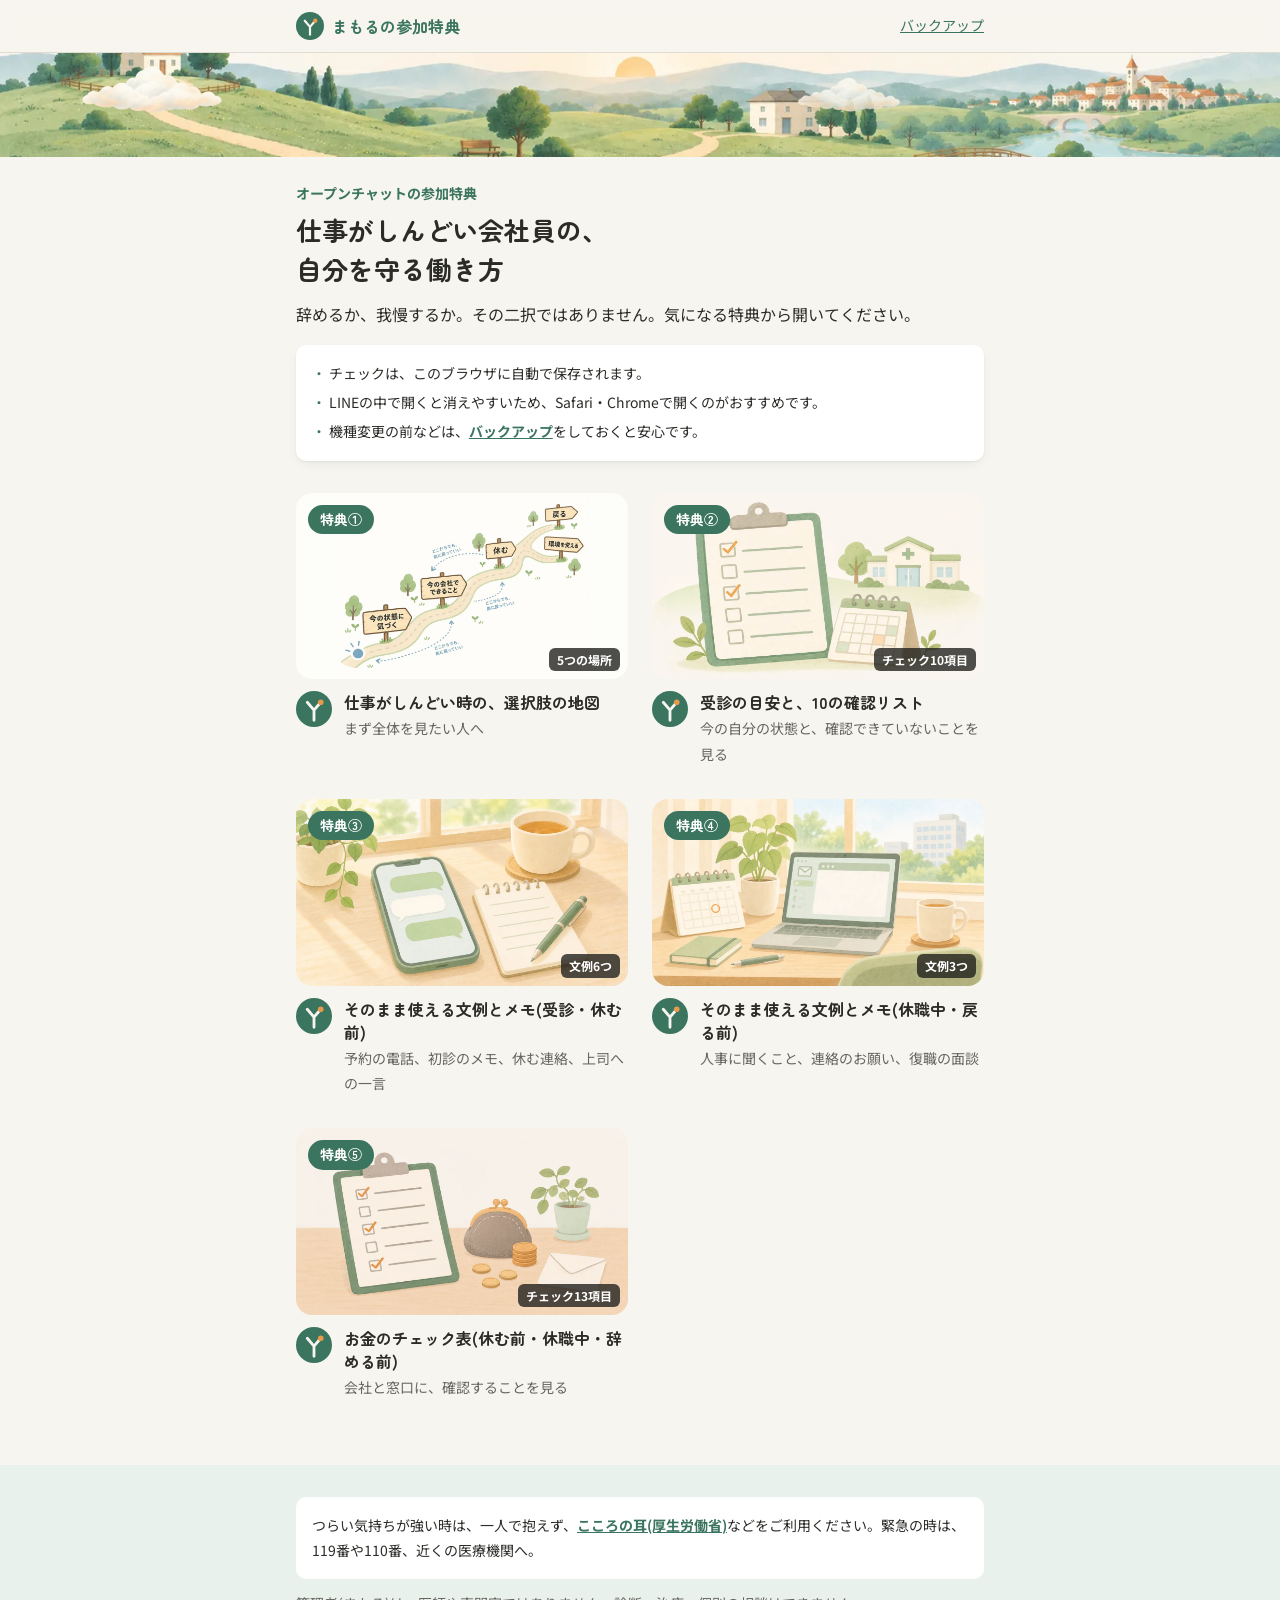
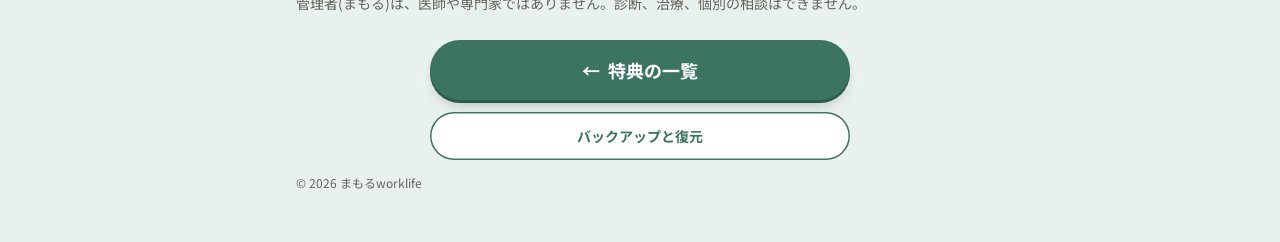
<file: index.html>
<!DOCTYPE html>
<html lang="ja">
<head>
<meta charset="UTF-8">
<meta name="viewport" content="width=device-width, initial-scale=1">
<meta name="robots" content="noindex, nofollow">
<title>まもるの参加特典 | 仕事がしんどい会社員の、自分を守る働き方</title>
<meta name="description" content="オープンチャット「仕事がしんどい会社員の、自分を守る働き方」の参加特典です。">
<!-- OGP:LINEでURLを貼った時のプレビュー。og:url と og:image は公開URL(https://mamoru-worklife.github.io/)の絶対URLにする -->
<meta property="og:type" content="website">
<meta property="og:title" content="まもるの参加特典">
<meta property="og:description" content="選択肢の地図、10の確認リスト、そのまま使える文例とメモ、お金のチェック表">
<meta property="og:url" content="https://mamoru-worklife.github.io/">
<meta property="og:image" content="https://mamoru-worklife.github.io/assets/img/ogp.jpg">
<link rel="icon" href="favicon.svg" type="image/svg+xml">
<link rel="preconnect" href="https://fonts.googleapis.com">
<link rel="preconnect" href="https://fonts.gstatic.com" crossorigin>
<link href="https://fonts.googleapis.com/css2?family=Noto+Sans+JP:wght@400;700&family=Zen+Maru+Gothic:wght@700&display=swap" rel="stylesheet">
<link rel="stylesheet" href="assets/css/tokens.css">
<link rel="stylesheet" href="assets/css/style.css">
<script>document.documentElement.classList.add("js");</script>
</head>
<body>

<header class="site-header">
  <div class="container site-header__inner">
    <a class="site-header__logo" href="index.html"><img src="favicon.svg" alt="" width="28" height="28">まもるの参加特典</a>
    <a class="site-header__link" href="backup.html">バックアップ</a>
  </div>
</header>

<main>
  <!-- ヘッダーのイラスト(背景+流れる雲。雲は CSS の cloud-drift で動く) -->
  <div class="hero hero--compact">
    <img class="hero__bg" src="assets/img/header/header-bg.webp" alt="分かれ道と地図のある、朝の景色" width="1536" height="512">
    <img class="hero__cloud hero__cloud--1" src="assets/img/header/header-cloud.webp" alt="" width="600" height="240">
    <img class="hero__cloud hero__cloud--2" src="assets/img/header/header-cloud.webp" alt="" width="600" height="240">
  </div>

  <div class="container">
    <p id="notice-storage" class="notice" hidden>このブラウザでは、チェックを保存できません。<a href="backup.html">バックアップ</a>の方法をご覧ください。</p>
    <p id="notice-line" class="notice" hidden>LINEの中で開いています。チェックを残すには、<a id="open-external" href="#">Safari・Chromeで開き直す</a>のがおすすめです。</p>

    <section class="intro">
      <p class="intro__label">オープンチャットの参加特典</p>
      <h1 class="intro__title">仕事がしんどい会社員の、<br>自分を守る働き方</h1>
      <p class="intro__lead">辞めるか、我慢するか。その二択ではありません。気になる特典から開いてください。</p>
      <ul class="intro__how">
        <li>チェックは、このブラウザに自動で保存されます。</li>
        <li>LINEの中で開くと消えやすいため、Safari・Chromeで開くのがおすすめです。</li>
        <li>機種変更の前などは、<a href="backup.html">バックアップ</a>をしておくと安心です。</li>
      </ul>
    </section>

    <!-- ===== 特典の一覧 =====
         特典を足す時は、下の <li class="thumb-card"> を1つコピーして、
         href・画像・番号・題名・補足を書き換える(README.md) -->
    <ul class="thumb-list">
      <li class="thumb-card anim">
        <a class="thumb-card__link" href="t01-map.html">
          <div class="thumb-card__media">
            <img src="assets/img/thumbs/t01.webp" alt="" width="1280" height="720" loading="lazy">
            <span class="thumb-card__no">特典①</span>
            <span class="thumb-card__badge">5つの場所</span>
          </div>
          <div class="thumb-card__body">
            <img class="thumb-card__icon" src="favicon.svg" alt="" width="36" height="36">
            <div>
              <h2 class="thumb-card__title">仕事がしんどい時の、選択肢の地図</h2>
              <p class="thumb-card__meta">まず全体を見たい人へ</p>
            </div>
          </div>
        </a>
      </li>
      <li class="thumb-card anim anim--delay1">
        <a class="thumb-card__link" href="t02-checklist.html">
          <div class="thumb-card__media">
            <img src="assets/img/thumbs/t02.webp" alt="" width="1280" height="720" loading="lazy">
            <span class="thumb-card__no">特典②</span>
            <span class="thumb-card__badge">チェック10項目</span>
          </div>
          <div class="thumb-card__body">
            <img class="thumb-card__icon" src="favicon.svg" alt="" width="36" height="36">
            <div>
              <h2 class="thumb-card__title">受診の目安と、10の確認リスト</h2>
              <p class="thumb-card__meta">今の自分の状態と、確認できていないことを見る</p>
            </div>
          </div>
        </a>
      </li>
      <li class="thumb-card anim">
        <a class="thumb-card__link" href="t03-bunrei-mae.html">
          <div class="thumb-card__media">
            <img src="assets/img/thumbs/t03.webp" alt="" width="1280" height="720" loading="lazy">
            <span class="thumb-card__no">特典③</span>
            <span class="thumb-card__badge">文例6つ</span>
          </div>
          <div class="thumb-card__body">
            <img class="thumb-card__icon" src="favicon.svg" alt="" width="36" height="36">
            <div>
              <h2 class="thumb-card__title">そのまま使える文例とメモ(受診・休む前)</h2>
              <p class="thumb-card__meta">予約の電話、初診のメモ、休む連絡、上司への一言</p>
            </div>
          </div>
        </a>
      </li>
      <li class="thumb-card anim anim--delay1">
        <a class="thumb-card__link" href="t04-bunrei-kyushoku.html">
          <div class="thumb-card__media">
            <img src="assets/img/thumbs/t04.webp" alt="" width="1280" height="720" loading="lazy">
            <span class="thumb-card__no">特典④</span>
            <span class="thumb-card__badge">文例3つ</span>
          </div>
          <div class="thumb-card__body">
            <img class="thumb-card__icon" src="favicon.svg" alt="" width="36" height="36">
            <div>
              <h2 class="thumb-card__title">そのまま使える文例とメモ(休職中・戻る前)</h2>
              <p class="thumb-card__meta">人事に聞くこと、連絡のお願い、復職の面談</p>
            </div>
          </div>
        </a>
      </li>
      <li class="thumb-card anim">
        <a class="thumb-card__link" href="t05-money.html">
          <div class="thumb-card__media">
            <img src="assets/img/thumbs/t05.webp" alt="" width="1280" height="720" loading="lazy">
            <span class="thumb-card__no">特典⑤</span>
            <span class="thumb-card__badge">チェック13項目</span>
          </div>
          <div class="thumb-card__body">
            <img class="thumb-card__icon" src="favicon.svg" alt="" width="36" height="36">
            <div>
              <h2 class="thumb-card__title">お金のチェック表(休む前・休職中・辞める前)</h2>
              <p class="thumb-card__meta">会社と窓口に、確認することを見る</p>
            </div>
          </div>
        </a>
      </li>
    </ul>
  </div>
</main>

<footer class="site-footer">
  <div class="container">
    <p class="site-footer__help">つらい気持ちが強い時は、一人で抱えず、<a href="https://kokoro.mhlw.go.jp/" target="_blank" rel="noopener">こころの耳(厚生労働省)</a>などをご利用ください。緊急の時は、119番や110番、近くの医療機関へ。</p>
    <p class="site-footer__note">管理者(まもる)は、医師や専門家ではありません。診断、治療、個別の相談はできません。</p>
    <nav class="site-footer__nav" aria-label="サイト内">
      <a href="index.html">特典の一覧</a>
      <a href="backup.html">バックアップと復元</a>
    </nav>
    <p class="site-footer__copy">© 2026 まもるworklife</p>
  </div>
</footer>

<script src="assets/js/main.js"></script>
</body>
</html>
</file>
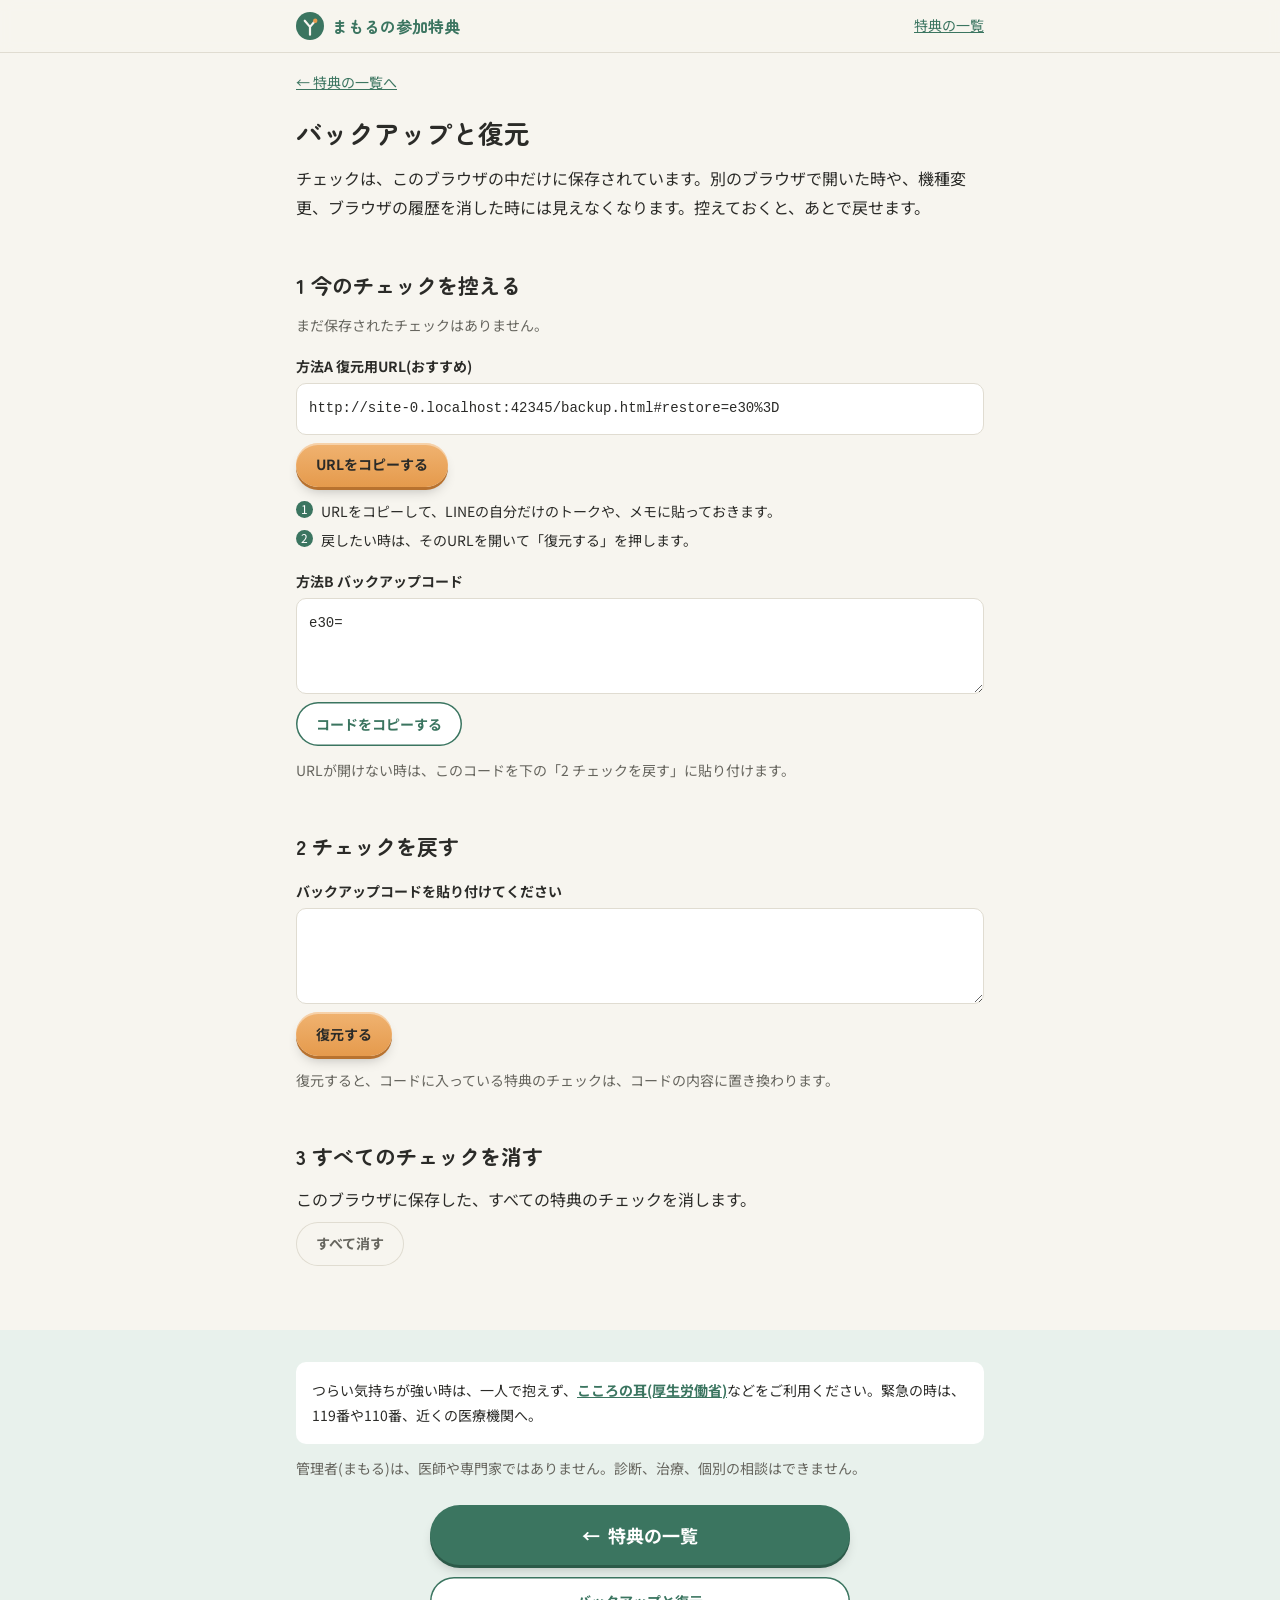
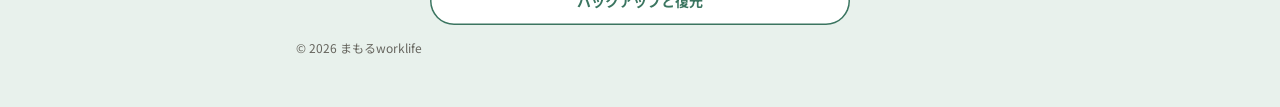
<file: backup.html>
<!DOCTYPE html>
<html lang="ja">
<head>
<meta charset="UTF-8">
<meta name="viewport" content="width=device-width, initial-scale=1">
<meta name="robots" content="noindex, nofollow">
<title>バックアップと復元 | まもるの参加特典</title>
<meta name="description" content="特典のチェックを控えておき、別のブラウザや機種変更の後に戻す方法です。">
<link rel="icon" href="favicon.svg" type="image/svg+xml">
<link rel="preconnect" href="https://fonts.googleapis.com">
<link rel="preconnect" href="https://fonts.gstatic.com" crossorigin>
<link href="https://fonts.googleapis.com/css2?family=Noto+Sans+JP:wght@400;700&family=Zen+Maru+Gothic:wght@700&display=swap" rel="stylesheet">
<link rel="stylesheet" href="assets/css/tokens.css">
<link rel="stylesheet" href="assets/css/style.css">
<script>document.documentElement.classList.add("js");</script>
</head>
<body>

<header class="site-header">
  <div class="container site-header__inner">
    <a class="site-header__logo" href="index.html"><img src="favicon.svg" alt="" width="28" height="28">まもるの参加特典</a>
    <a class="site-header__link" href="index.html">特典の一覧</a>
  </div>
</header>

<main class="container">
  <p id="notice-storage" class="notice" hidden>このブラウザでは、チェックを保存できません。Safari・Chromeの「プライベート」「シークレット」のモードでは保存できないことがあります。通常のモードで開いてください。</p>
  <p id="notice-line" class="notice" hidden>LINEの中で開いています。LINEの中とSafari・Chromeでは、チェックが別々に保存されます。<a id="open-external" href="#">Safari・Chromeで開き直す</a></p>

  <a class="back-link" href="index.html">← 特典の一覧へ</a>

  <div class="page-head">
    <h1 class="page-head__title">バックアップと復元</h1>
    <p class="page-head__lead">チェックは、このブラウザの中だけに保存されています。別のブラウザで開いた時や、機種変更、ブラウザの履歴を消した時には見えなくなります。控えておくと、あとで戻せます。</p>
  </div>

  <!-- ===== 1 控える ===== -->
  <section class="section">
    <h2 class="section__title">1 今のチェックを控える</h2>
    <p id="backup-empty" class="section__note" hidden>まだ保存されたチェックはありません。</p>

    <div class="field">
      <label class="field__label" for="backup-url">方法A 復元用URL(おすすめ)</label>
      <input class="field__input" id="backup-url" type="text" readonly>
      <div class="field__actions"><button class="btn btn--accent" type="button" data-copy="backup-url">URLをコピーする</button></div>
      <ol class="steps-howto">
        <li>URLをコピーして、LINEの自分だけのトークや、メモに貼っておきます。</li>
        <li>戻したい時は、そのURLを開いて「復元する」を押します。</li>
      </ol>
    </div>

    <div class="field">
      <label class="field__label" for="backup-code">方法B バックアップコード</label>
      <textarea class="field__input" id="backup-code" readonly></textarea>
      <div class="field__actions"><button class="btn btn--ghost" type="button" data-copy="backup-code">コードをコピーする</button></div>
      <p class="section__note">URLが開けない時は、このコードを下の「2 チェックを戻す」に貼り付けます。</p>
    </div>
  </section>

  <!-- ===== 2 戻す ===== -->
  <section class="section">
    <h2 class="section__title">2 チェックを戻す</h2>
    <div class="field">
      <label class="field__label" for="restore-input">バックアップコードを貼り付けてください</label>
      <textarea class="field__input" id="restore-input"></textarea>
      <div class="field__actions"><button class="btn btn--accent" type="button" id="restore-btn">復元する</button></div>
      <p id="restore-status" class="status" role="status" aria-live="polite"></p>
      <p class="section__note">復元すると、コードに入っている特典のチェックは、コードの内容に置き換わります。</p>
    </div>
  </section>

  <!-- ===== 3 消す ===== -->
  <section class="section">
    <h2 class="section__title">3 すべてのチェックを消す</h2>
    <p class="section__lead">このブラウザに保存した、すべての特典のチェックを消します。</p>
    <div class="field__actions"><button class="btn btn--quiet" type="button" id="clear-btn">すべて消す</button></div>
  </section>
</main>

<footer class="site-footer">
  <div class="container">
    <p class="site-footer__help">つらい気持ちが強い時は、一人で抱えず、<a href="https://kokoro.mhlw.go.jp/" target="_blank" rel="noopener">こころの耳(厚生労働省)</a>などをご利用ください。緊急の時は、119番や110番、近くの医療機関へ。</p>
    <p class="site-footer__note">管理者(まもる)は、医師や専門家ではありません。診断、治療、個別の相談はできません。</p>
    <nav class="site-footer__nav" aria-label="サイト内">
      <a href="index.html">特典の一覧</a>
      <a href="backup.html">バックアップと復元</a>
    </nav>
    <p class="site-footer__copy">© 2026 まもるworklife</p>
  </div>
</footer>

<script src="assets/js/main.js"></script>
</body>
</html>
</file>
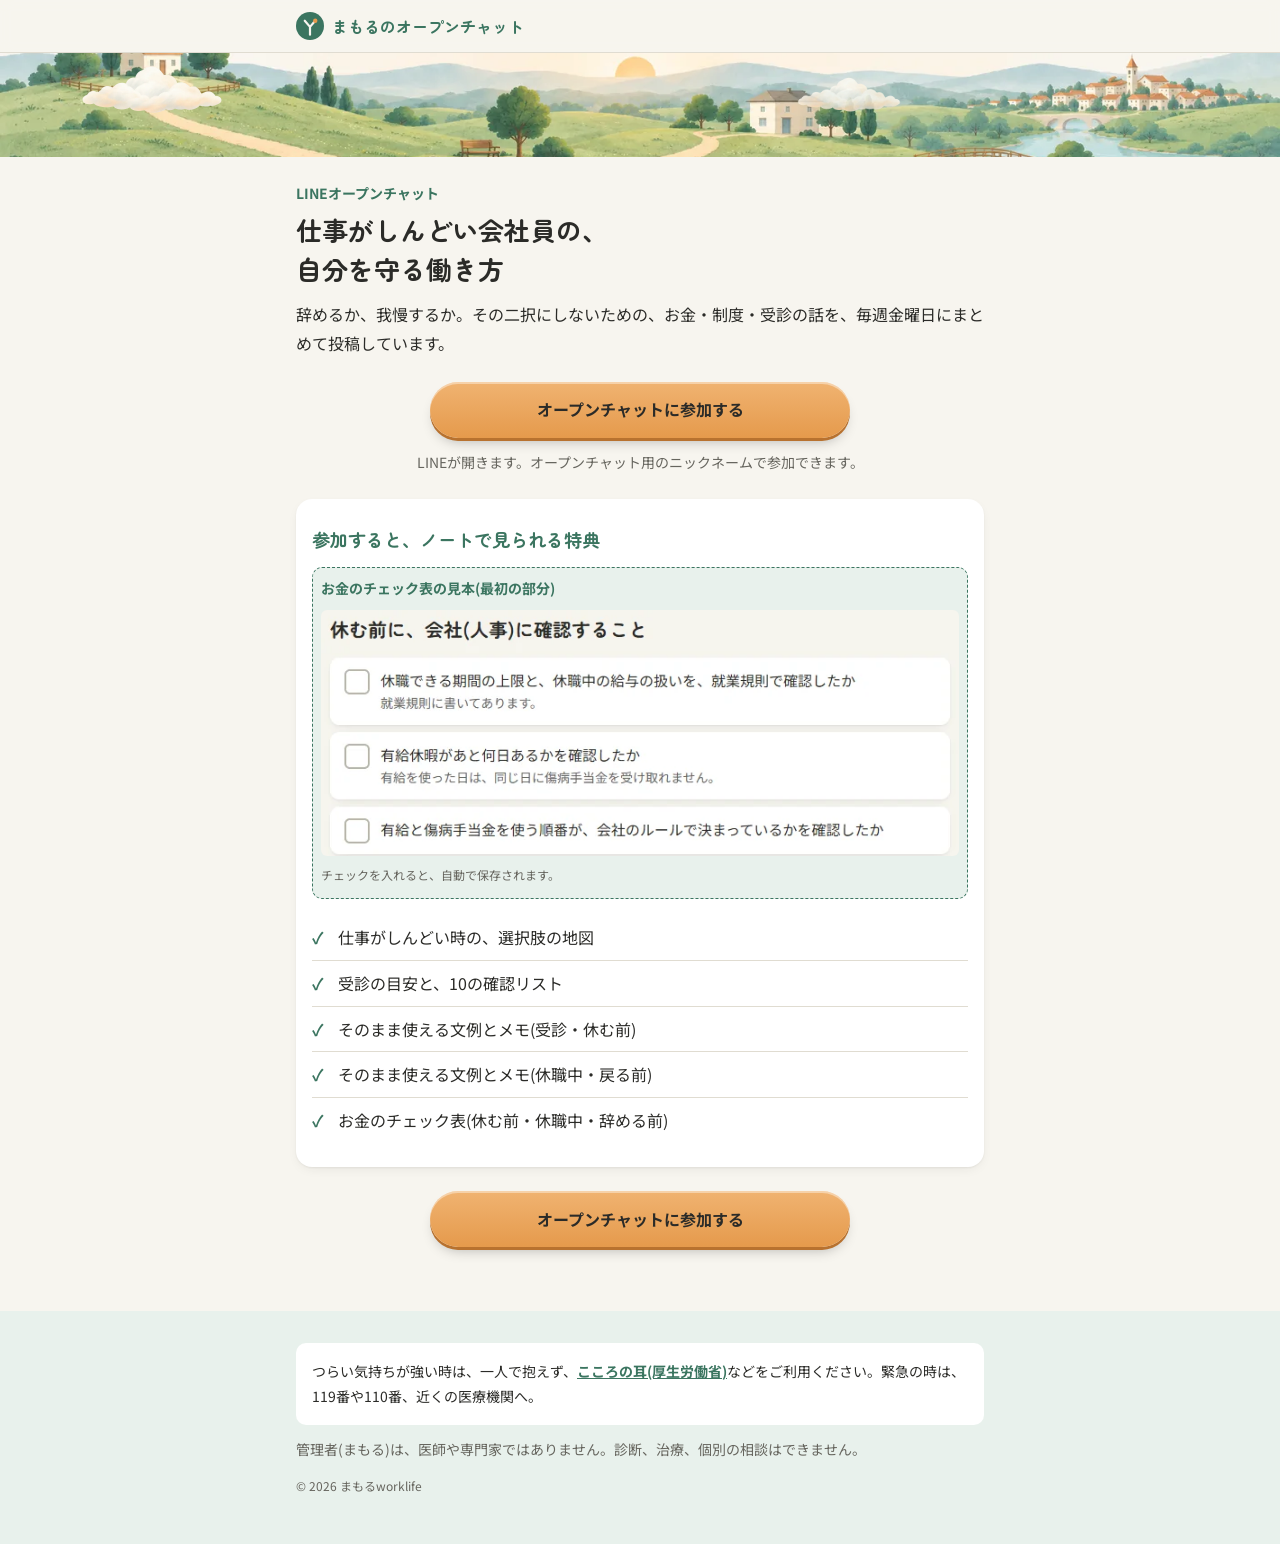
<file: join.html>
<!DOCTYPE html>
<html lang="ja">
<head>
<meta charset="UTF-8">
<meta name="viewport" content="width=device-width, initial-scale=1">
<meta name="robots" content="noindex, nofollow">
<title>まもるのオープンチャット | 仕事がしんどい会社員の、自分を守る働き方</title>
<meta name="description" content="オープンチャット「仕事がしんどい会社員の、自分を守る働き方」の入口です。">
<!-- Threadsのプロフィールのリンク用。ThreadsにLINEのURLを直接置けなかったため、このページからオープンチャットへ案内する(2026-10-30)。
     特典は参加した人だけが見られるように、このページから特典のページ(index.html・t01〜t05)へはリンクしない -->
<meta property="og:type" content="website">
<meta property="og:title" content="まもるのオープンチャット">
<meta property="og:description" content="仕事がしんどい会社員の、自分を守る働き方。毎週金曜日にまとめを投稿しています。">
<meta property="og:url" content="https://mamoru-worklife.github.io/join.html">
<meta property="og:image" content="https://mamoru-worklife.github.io/assets/img/ogp.jpg">
<link rel="icon" href="favicon.svg" type="image/svg+xml">
<link rel="preconnect" href="https://fonts.googleapis.com">
<link rel="preconnect" href="https://fonts.gstatic.com" crossorigin>
<link href="https://fonts.googleapis.com/css2?family=Noto+Sans+JP:wght@400;700&family=Zen+Maru+Gothic:wght@700&display=swap" rel="stylesheet">
<link rel="stylesheet" href="assets/css/tokens.css">
<link rel="stylesheet" href="assets/css/style.css">
<style>
  /* このページだけで使う部品 */
  .join-box {
    margin-top: var(--space-lg);
    padding: var(--space-lg) var(--space-md);
    background: var(--color-surface);
    border-radius: var(--radius-lg);
    box-shadow: var(--shadow-card);
  }
  .join-box__title {
    font-family: var(--font-heading);
    font-size: var(--fs-h3);
    color: var(--color-primary);
  }
  .join-list { margin-top: var(--space-sm); padding: 0; list-style: none; }
  .join-list li {
    position: relative;
    padding: var(--space-xs) 0 var(--space-xs) 1.6em;
    border-bottom: 1px solid var(--color-border);
  }
  .join-list li:last-child { border-bottom: 0; }
  .join-list li::before { content: "✓"; position: absolute; left: 0; color: var(--color-primary); font-weight: 700; }
  .join-cta { margin-top: var(--space-lg); text-align: center; }
  .join-cta .btn { width: 100%; max-width: 420px; min-height: 56px; font-size: var(--fs-body); }
  .join-cta__note { margin-top: var(--space-sm); font-size: var(--fs-small); color: var(--color-text-muted); }

  /* チェック表の見本(特典⑤の最初の3項目をそのまま載せる) */
  .join-box__body { display: grid; gap: var(--space-md); margin-top: var(--space-sm); }
  .join-box__body .join-list { margin-top: 0; }
  /* 見本の画像は文字が小さいので、PCでも横に並べず、横幅いっぱいで見せる */
  .join-sample {
    margin: 0;
    padding: var(--space-xs) var(--space-xs) var(--space-sm);
    border: 1.5px dashed var(--color-primary);
    border-radius: var(--radius-md);
    background: var(--color-primary-tint);
  }
  .join-sample__label { margin-bottom: var(--space-xs); font-size: var(--fs-small); font-weight: 700; color: var(--color-primary); }
  .join-sample img { display: block; width: 100%; height: auto; border-radius: var(--radius-sm); }
  .join-sample__note { margin-top: var(--space-xs); font-size: var(--fs-xs); color: var(--color-text-muted); }
</style>
</head>
<body>

<header class="site-header">
  <div class="container site-header__inner">
    <span class="site-header__logo"><img src="favicon.svg" alt="" width="28" height="28">まもるのオープンチャット</span>
  </div>
</header>

<main>
  <div class="hero hero--compact">
    <img class="hero__bg" src="assets/img/header/header-bg.webp" alt="分かれ道と地図のある、朝の景色" width="1536" height="512">
    <img class="hero__cloud hero__cloud--1" src="assets/img/header/header-cloud.webp" alt="" width="600" height="240">
    <img class="hero__cloud hero__cloud--2" src="assets/img/header/header-cloud.webp" alt="" width="600" height="240">
  </div>

  <div class="container">
    <section class="intro">
      <p class="intro__label">LINEオープンチャット</p>
      <h1 class="intro__title">仕事がしんどい会社員の、<br>自分を守る働き方</h1>
      <p class="intro__lead">辞めるか、我慢するか。その二択にしないための、お金・制度・受診の話を、毎週金曜日にまとめて投稿しています。</p>
    </section>

    <!-- 参加ボタンは、イラストと説明文のすぐ下(スマホ・PCとも、スクロールなしで見える位置) -->
    <div class="join-cta">
      <a class="btn btn--accent" href="https://line.me/ti/g2/p9dbXuPG43A7rv39Og2ne2KT_LGhQ14sMovf4Q?utm_source=invitation&amp;utm_medium=link_copy&amp;utm_campaign=default">オープンチャットに参加する</a>
      <p class="join-cta__note">LINEが開きます。オープンチャット用のニックネームで参加できます。</p>
    </div>

    <section class="join-box">
      <h2 class="join-box__title">参加すると、ノートで見られる特典</h2>
      <div class="join-box__body">
        <figure class="join-sample">
          <figcaption class="join-sample__label">お金のチェック表の見本(最初の部分)</figcaption>
          <img src="assets/img/join-sample.webp" alt="お金のチェック表の画面。「休む前に、会社(人事)に確認すること」の見出しと、チェックを入れる3つの項目が並んでいる" width="708" height="274" loading="eager">
          <p class="join-sample__note">チェックを入れると、自動で保存されます。</p>
        </figure>
        <ul class="join-list">
          <li>仕事がしんどい時の、選択肢の地図</li>
          <li>受診の目安と、10の確認リスト</li>
          <li>そのまま使える文例とメモ(受診・休む前)</li>
          <li>そのまま使える文例とメモ(休職中・戻る前)</li>
          <li>お金のチェック表(休む前・休職中・辞める前)</li>
        </ul>
      </div>
    </section>

    <div class="join-cta">
      <a class="btn btn--accent" href="https://line.me/ti/g2/p9dbXuPG43A7rv39Og2ne2KT_LGhQ14sMovf4Q?utm_source=invitation&amp;utm_medium=link_copy&amp;utm_campaign=default">オープンチャットに参加する</a>
    </div>
  </div>
</main>

<footer class="site-footer">
  <div class="container">
    <p class="site-footer__help">つらい気持ちが強い時は、一人で抱えず、<a href="https://kokoro.mhlw.go.jp/" target="_blank" rel="noopener">こころの耳(厚生労働省)</a>などをご利用ください。緊急の時は、119番や110番、近くの医療機関へ。</p>
    <p class="site-footer__note">管理者(まもる)は、医師や専門家ではありません。診断、治療、個別の相談はできません。</p>
    <p class="site-footer__copy">© 2026 まもるworklife</p>
  </div>
</footer>

</body>
</html>
</file>
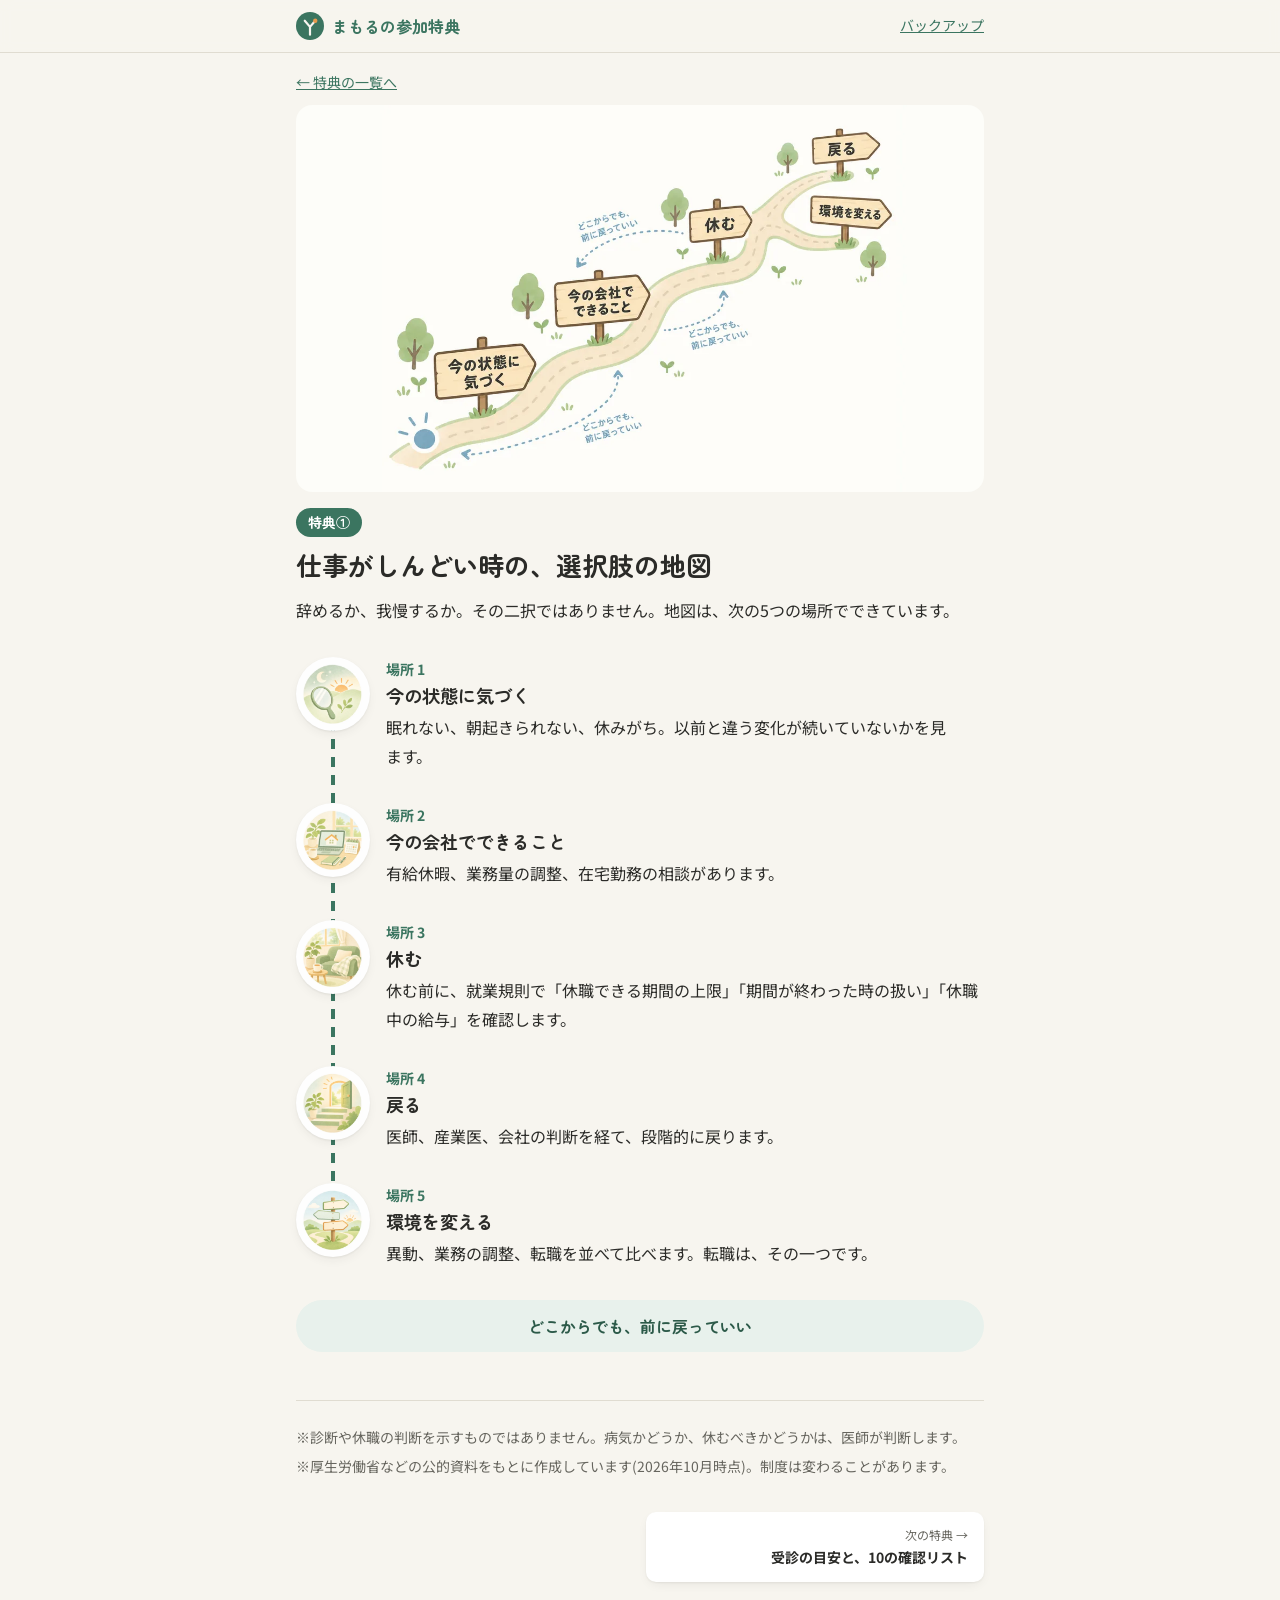
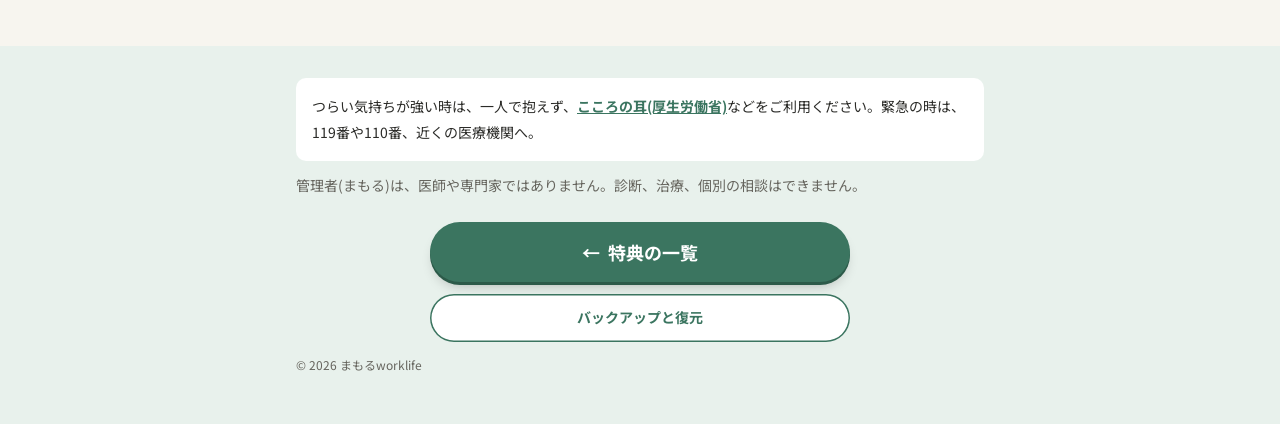
<file: t01-map.html>
<!DOCTYPE html>
<html lang="ja">
<head>
<meta charset="UTF-8">
<meta name="viewport" content="width=device-width, initial-scale=1">
<meta name="robots" content="noindex, nofollow">
<title>特典① 仕事がしんどい時の、選択肢の地図 | まもるの参加特典</title>
<meta name="description" content="辞めるか、我慢するか。その二択ではありません。5つの場所でできた、選択肢の地図です。">
<meta property="og:type" content="article">
<meta property="og:title" content="特典① 仕事がしんどい時の、選択肢の地図">
<meta property="og:url" content="https://mamoru-worklife.github.io/t01-map.html">
<meta property="og:image" content="https://mamoru-worklife.github.io/assets/img/ogp.jpg">
<link rel="icon" href="favicon.svg" type="image/svg+xml">
<link rel="preconnect" href="https://fonts.googleapis.com">
<link rel="preconnect" href="https://fonts.gstatic.com" crossorigin>
<link href="https://fonts.googleapis.com/css2?family=Noto+Sans+JP:wght@400;700&family=Zen+Maru+Gothic:wght@700&display=swap" rel="stylesheet">
<link rel="stylesheet" href="assets/css/tokens.css">
<link rel="stylesheet" href="assets/css/style.css">
<script>document.documentElement.classList.add("js");</script>
</head>
<body data-tokuten="t01">

<header class="site-header">
  <div class="container site-header__inner">
    <a class="site-header__logo" href="index.html"><img src="favicon.svg" alt="" width="28" height="28">まもるの参加特典</a>
    <a class="site-header__link" href="backup.html">バックアップ</a>
  </div>
</header>

<main class="container">
  <p id="notice-storage" class="notice" hidden>このブラウザでは、チェックを保存できません。<a href="backup.html">バックアップ</a>の方法をご覧ください。</p>
  <p id="notice-line" class="notice" hidden>LINEの中で開いています。チェックを残すには、<a id="open-external" href="#">Safari・Chromeで開き直す</a>のがおすすめです。</p>

  <a class="back-link" href="index.html">← 特典の一覧へ</a>

  <div class="page-head">
    <div class="page-head__media"><img src="assets/img/thumbs/t01.webp" alt="" width="1280" height="720"></div>
    <span class="page-head__no">特典①</span>
    <h1 class="page-head__title">仕事がしんどい時の、選択肢の地図</h1>
    <p class="page-head__lead">辞めるか、我慢するか。その二択ではありません。地図は、次の5つの場所でできています。</p>
  </div>

  <!-- 5つの場所。道の線は CSS(.map-steps::before)で上から伸びる -->
  <ol class="map-steps anim">
    <li class="map-step">
      <img class="map-step__icon" src="assets/img/t01/step1.webp" alt="" width="512" height="512" loading="lazy">
      <div>
        <p class="map-step__no">場所 1</p>
        <h2 class="map-step__title">今の状態に気づく</h2>
        <p class="map-step__text">眠れない、朝起きられない、休みがち。以前と違う変化が続いていないかを見ます。</p>
      </div>
    </li>
    <li class="map-step">
      <img class="map-step__icon" src="assets/img/t01/step2.webp" alt="" width="512" height="512" loading="lazy">
      <div>
        <p class="map-step__no">場所 2</p>
        <h2 class="map-step__title">今の会社でできること</h2>
        <p class="map-step__text">有給休暇、業務量の調整、在宅勤務の相談があります。</p>
      </div>
    </li>
    <li class="map-step">
      <img class="map-step__icon" src="assets/img/t01/step3.webp" alt="" width="512" height="512" loading="lazy">
      <div>
        <p class="map-step__no">場所 3</p>
        <h2 class="map-step__title">休む</h2>
        <p class="map-step__text">休む前に、就業規則で「休職できる期間の上限」「期間が終わった時の扱い」「休職中の給与」を確認します。</p>
      </div>
    </li>
    <li class="map-step">
      <img class="map-step__icon" src="assets/img/t01/step4.webp" alt="" width="512" height="512" loading="lazy">
      <div>
        <p class="map-step__no">場所 4</p>
        <h2 class="map-step__title">戻る</h2>
        <p class="map-step__text">医師、産業医、会社の判断を経て、段階的に戻ります。</p>
      </div>
    </li>
    <li class="map-step">
      <img class="map-step__icon" src="assets/img/t01/step5.webp" alt="" width="512" height="512" loading="lazy">
      <div>
        <p class="map-step__no">場所 5</p>
        <h2 class="map-step__title">環境を変える</h2>
        <p class="map-step__text">異動、業務の調整、転職を並べて比べます。転職は、その一つです。</p>
      </div>
    </li>
  </ol>

  <p class="map-note anim">どこからでも、前に戻っていい</p>

  <div class="disclaimer">
    <p>※診断や休職の判断を示すものではありません。病気かどうか、休むべきかどうかは、医師が判断します。</p>
    <p>※厚生労働省などの公的資料をもとに作成しています(2026年10月時点)。制度は変わることがあります。</p>
  </div>

  <nav class="pager" aria-label="特典の移動">
    <a class="pager__next" href="t02-checklist.html"><span>次の特典 →</span>受診の目安と、10の確認リスト</a>
  </nav>
</main>

<footer class="site-footer">
  <div class="container">
    <p class="site-footer__help">つらい気持ちが強い時は、一人で抱えず、<a href="https://kokoro.mhlw.go.jp/" target="_blank" rel="noopener">こころの耳(厚生労働省)</a>などをご利用ください。緊急の時は、119番や110番、近くの医療機関へ。</p>
    <p class="site-footer__note">管理者(まもる)は、医師や専門家ではありません。診断、治療、個別の相談はできません。</p>
    <nav class="site-footer__nav" aria-label="サイト内">
      <a href="index.html">特典の一覧</a>
      <a href="backup.html">バックアップと復元</a>
    </nav>
    <p class="site-footer__copy">© 2026 まもるworklife</p>
  </div>
</footer>

<script src="assets/js/main.js"></script>
</body>
</html>
</file>
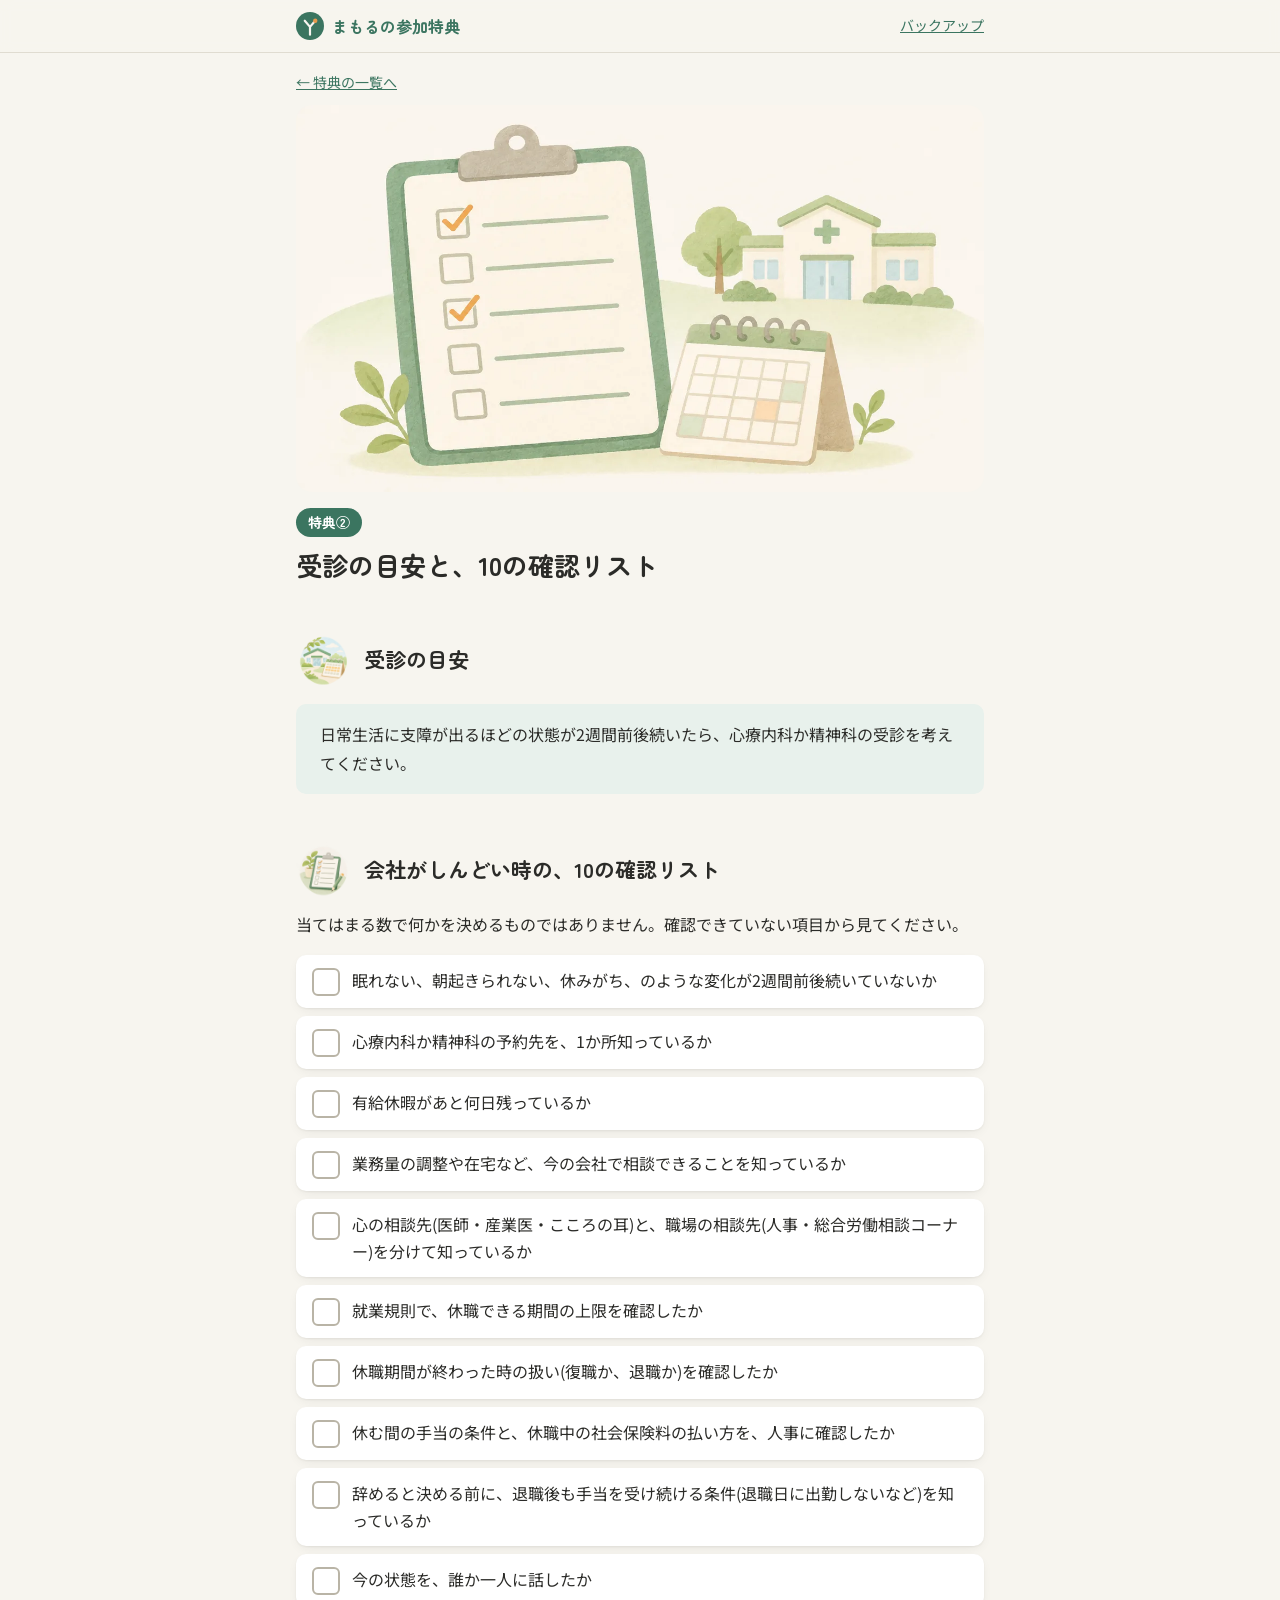
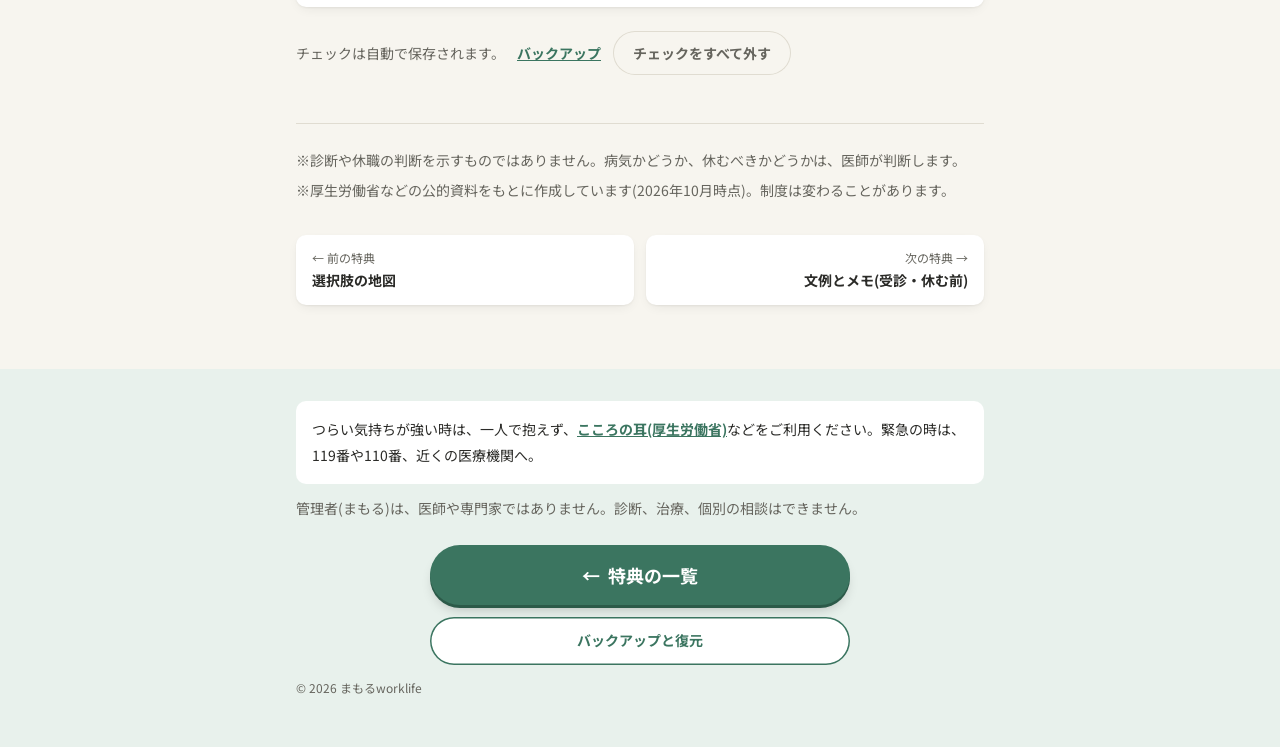
<file: t02-checklist.html>
<!DOCTYPE html>
<html lang="ja">
<head>
<meta charset="UTF-8">
<meta name="viewport" content="width=device-width, initial-scale=1">
<meta name="robots" content="noindex, nofollow">
<title>特典② 受診の目安と、10の確認リスト | まもるの参加特典</title>
<meta name="description" content="受診の目安と、会社がしんどい時の10の確認リストです。チェックは自動で保存されます。">
<meta property="og:type" content="article">
<meta property="og:title" content="特典② 受診の目安と、10の確認リスト">
<meta property="og:url" content="https://mamoru-worklife.github.io/t02-checklist.html">
<meta property="og:image" content="https://mamoru-worklife.github.io/assets/img/ogp.jpg">
<link rel="icon" href="favicon.svg" type="image/svg+xml">
<link rel="preconnect" href="https://fonts.googleapis.com">
<link rel="preconnect" href="https://fonts.gstatic.com" crossorigin>
<link href="https://fonts.googleapis.com/css2?family=Noto+Sans+JP:wght@400;700&family=Zen+Maru+Gothic:wght@700&display=swap" rel="stylesheet">
<link rel="stylesheet" href="assets/css/tokens.css">
<link rel="stylesheet" href="assets/css/style.css">
<script>document.documentElement.classList.add("js");</script>
</head>
<!-- data-tokuten は保存の名前。ページごとに変える(t02 なら mamoru:t02:v1 に保存される) -->
<body data-tokuten="t02">

<header class="site-header">
  <div class="container site-header__inner">
    <a class="site-header__logo" href="index.html"><img src="favicon.svg" alt="" width="28" height="28">まもるの参加特典</a>
    <a class="site-header__link" href="backup.html">バックアップ</a>
  </div>
</header>

<main class="container">
  <p id="notice-storage" class="notice" hidden>このブラウザでは、チェックを保存できません。<a href="backup.html">バックアップ</a>の方法をご覧ください。</p>
  <p id="notice-line" class="notice" hidden>LINEの中で開いています。チェックを残すには、<a id="open-external" href="#">Safari・Chromeで開き直す</a>のがおすすめです。</p>

  <a class="back-link" href="index.html">← 特典の一覧へ</a>

  <div class="page-head">
    <div class="page-head__media"><img src="assets/img/thumbs/t02.webp" alt="" width="1280" height="720"></div>
    <span class="page-head__no">特典②</span>
    <h1 class="page-head__title">受診の目安と、10の確認リスト</h1>
  </div>

  <section class="section">
    <h2 class="section__title"><img class="section__icon float" src="assets/img/t02/clinic.webp" alt="" width="512" height="512" loading="lazy">受診の目安</h2>
    <div class="box anim">
      <p>日常生活に支障が出るほどの状態が2週間前後続いたら、心療内科か精神科の受診を考えてください。</p>
    </div>
  </section>

  <section class="section">
    <h2 class="section__title"><img class="section__icon float" src="assets/img/t02/board.webp" alt="" width="512" height="512" loading="lazy">会社がしんどい時の、10の確認リスト</h2>
    <p class="section__lead">当てはまる数で何かを決めるものではありません。確認できていない項目から見てください。</p>

    <!-- 項目を足す時は <li> を1つコピーし、data-check に他と重ならない半角英数字の名前を付ける。
         名前で保存しているので、途中に足しても、既存のチェックはずれない -->
    <ul class="checklist">
      <li><label class="check"><input class="check__box" type="checkbox" data-check="change-2weeks"><span class="check__text">眠れない、朝起きられない、休みがち、のような変化が2週間前後続いていないか</span></label></li>
      <li><label class="check"><input class="check__box" type="checkbox" data-check="clinic"><span class="check__text">心療内科か精神科の予約先を、1か所知っているか</span></label></li>
      <li><label class="check"><input class="check__box" type="checkbox" data-check="paid-leave"><span class="check__text">有給休暇があと何日残っているか</span></label></li>
      <li><label class="check"><input class="check__box" type="checkbox" data-check="consult-company"><span class="check__text">業務量の調整や在宅など、今の会社で相談できることを知っているか</span></label></li>
      <li><label class="check"><input class="check__box" type="checkbox" data-check="consult-places"><span class="check__text">心の相談先(医師・産業医・こころの耳)と、職場の相談先(人事・総合労働相談コーナー)を分けて知っているか</span></label></li>
      <li><label class="check"><input class="check__box" type="checkbox" data-check="leave-limit"><span class="check__text">就業規則で、休職できる期間の上限を確認したか</span></label></li>
      <li><label class="check"><input class="check__box" type="checkbox" data-check="leave-end"><span class="check__text">休職期間が終わった時の扱い(復職か、退職か)を確認したか</span></label></li>
      <li><label class="check"><input class="check__box" type="checkbox" data-check="allowance-insurance"><span class="check__text">休む間の手当の条件と、休職中の社会保険料の払い方を、人事に確認したか</span></label></li>
      <li><label class="check"><input class="check__box" type="checkbox" data-check="after-retire"><span class="check__text">辞めると決める前に、退職後も手当を受け続ける条件(退職日に出勤しないなど)を知っているか</span></label></li>
      <li><label class="check"><input class="check__box" type="checkbox" data-check="talk-someone"><span class="check__text">今の状態を、誰か一人に話したか</span></label></li>
    </ul>

    <div class="save-tools">
      <span>チェックは自動で保存されます。</span>
      <a href="backup.html">バックアップ</a>
      <button class="btn btn--quiet" type="button" data-reset>チェックをすべて外す</button>
    </div>
  </section>

  <div class="disclaimer">
    <p>※診断や休職の判断を示すものではありません。病気かどうか、休むべきかどうかは、医師が判断します。</p>
    <p>※厚生労働省などの公的資料をもとに作成しています(2026年10月時点)。制度は変わることがあります。</p>
  </div>

  <nav class="pager" aria-label="特典の移動">
    <a href="t01-map.html"><span>← 前の特典</span>選択肢の地図</a>
    <a class="pager__next" href="t03-bunrei-mae.html"><span>次の特典 →</span>文例とメモ(受診・休む前)</a>
  </nav>
</main>

<footer class="site-footer">
  <div class="container">
    <p class="site-footer__help">つらい気持ちが強い時は、一人で抱えず、<a href="https://kokoro.mhlw.go.jp/" target="_blank" rel="noopener">こころの耳(厚生労働省)</a>などをご利用ください。緊急の時は、119番や110番、近くの医療機関へ。</p>
    <p class="site-footer__note">管理者(まもる)は、医師や専門家ではありません。診断、治療、個別の相談はできません。</p>
    <nav class="site-footer__nav" aria-label="サイト内">
      <a href="index.html">特典の一覧</a>
      <a href="backup.html">バックアップと復元</a>
    </nav>
    <p class="site-footer__copy">© 2026 まもるworklife</p>
  </div>
</footer>

<script src="assets/js/main.js"></script>
</body>
</html>
</file>
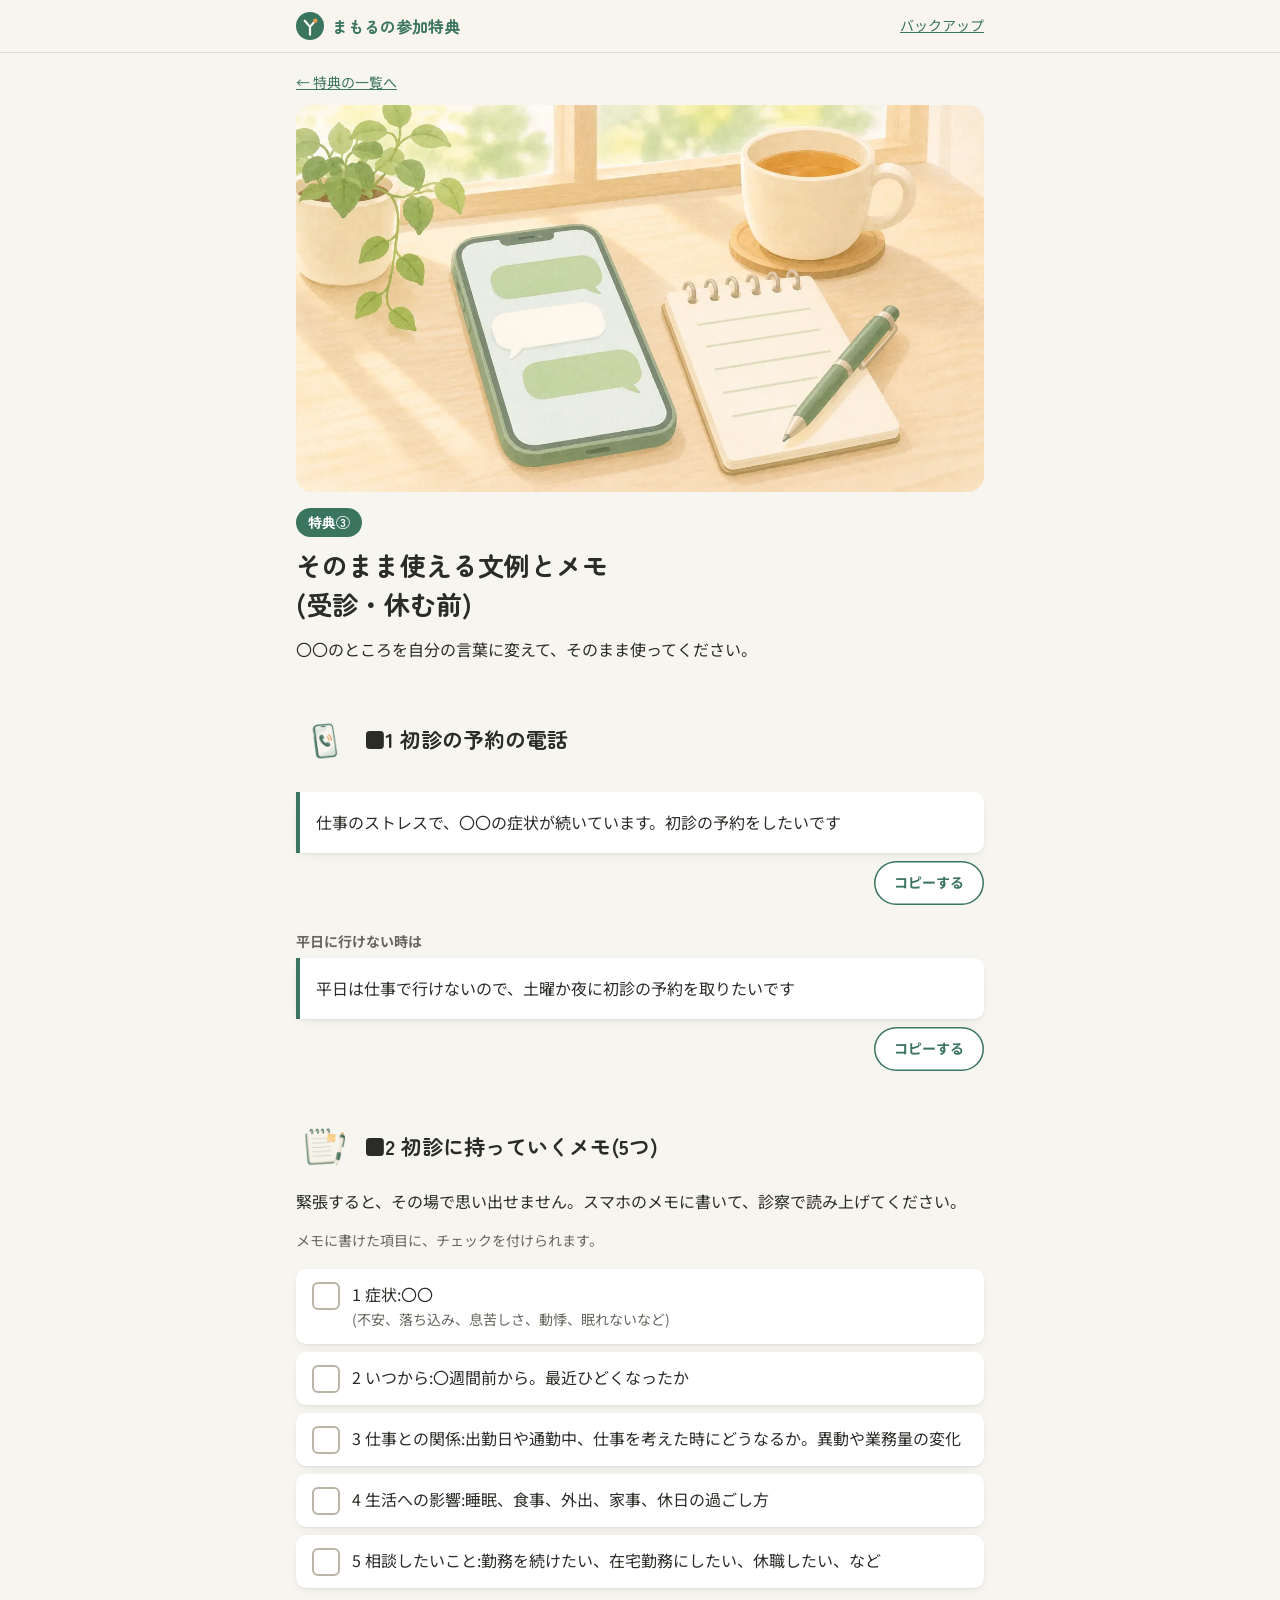
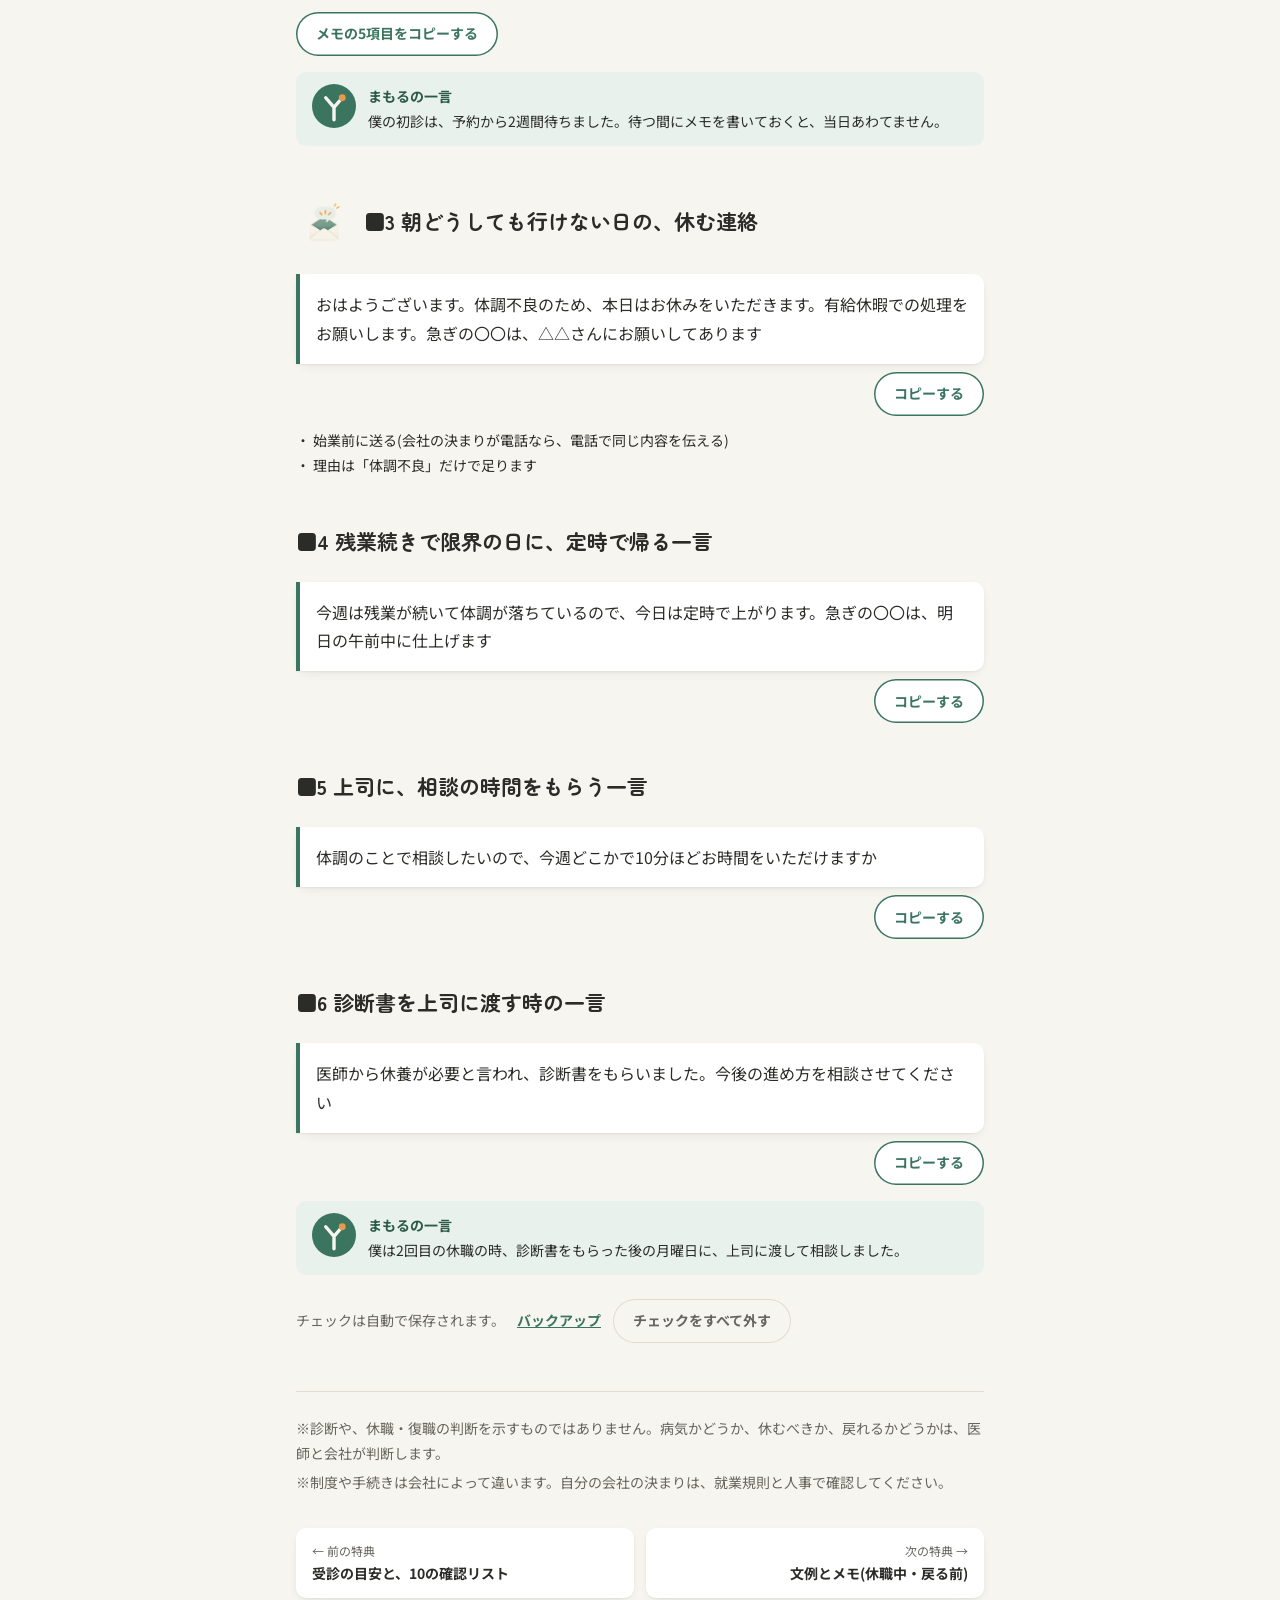
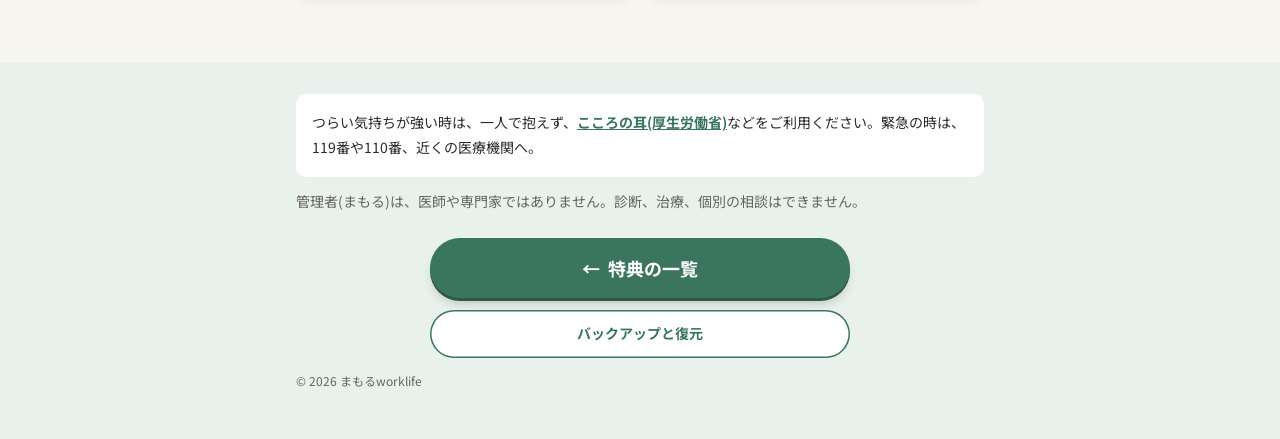
<file: t03-bunrei-mae.html>
<!DOCTYPE html>
<html lang="ja">
<head>
<meta charset="UTF-8">
<meta name="viewport" content="width=device-width, initial-scale=1">
<meta name="robots" content="noindex, nofollow">
<title>特典③ そのまま使える文例とメモ(受診・休む前) | まもるの参加特典</title>
<meta name="description" content="初診の予約の電話、初診に持っていくメモ、休む連絡、上司への一言。そのまま使える文例です。">
<meta property="og:type" content="article">
<meta property="og:title" content="特典③ そのまま使える文例とメモ(受診・休む前)">
<meta property="og:url" content="https://mamoru-worklife.github.io/t03-bunrei-mae.html">
<meta property="og:image" content="https://mamoru-worklife.github.io/assets/img/ogp.jpg">
<link rel="icon" href="favicon.svg" type="image/svg+xml">
<link rel="preconnect" href="https://fonts.googleapis.com">
<link rel="preconnect" href="https://fonts.gstatic.com" crossorigin>
<link href="https://fonts.googleapis.com/css2?family=Noto+Sans+JP:wght@400;700&family=Zen+Maru+Gothic:wght@700&display=swap" rel="stylesheet">
<link rel="stylesheet" href="assets/css/tokens.css">
<link rel="stylesheet" href="assets/css/style.css">
<script>document.documentElement.classList.add("js");</script>
</head>
<body data-tokuten="t03">

<header class="site-header">
  <div class="container site-header__inner">
    <a class="site-header__logo" href="index.html"><img src="favicon.svg" alt="" width="28" height="28">まもるの参加特典</a>
    <a class="site-header__link" href="backup.html">バックアップ</a>
  </div>
</header>

<main class="container">
  <p id="notice-storage" class="notice" hidden>このブラウザでは、チェックを保存できません。<a href="backup.html">バックアップ</a>の方法をご覧ください。</p>
  <p id="notice-line" class="notice" hidden>LINEの中で開いています。チェックを残すには、<a id="open-external" href="#">Safari・Chromeで開き直す</a>のがおすすめです。</p>

  <a class="back-link" href="index.html">← 特典の一覧へ</a>

  <div class="page-head">
    <div class="page-head__media"><img src="assets/img/thumbs/t03.webp" alt="" width="1280" height="720"></div>
    <span class="page-head__no">特典③</span>
    <h1 class="page-head__title">そのまま使える文例とメモ<br>(受診・休む前)</h1>
    <p class="page-head__lead">〇〇のところを自分の言葉に変えて、そのまま使ってください。</p>
  </div>

  <!-- 文例:<p class="bunrei__text" id="…"> の文字を、同じ id を data-copy に書いたボタンでコピーする -->

  <section class="section">
    <h2 class="section__title"><img class="section__icon float" src="assets/img/t03/phone.webp" alt="" width="512" height="512" loading="lazy">■1 初診の予約の電話</h2>
    <div class="bunrei anim">
      <p class="bunrei__text" id="b1">仕事のストレスで、〇〇の症状が続いています。初診の予約をしたいです</p>
      <div class="bunrei__actions"><button class="btn btn--ghost" type="button" data-copy="b1">コピーする</button></div>
    </div>
    <div class="bunrei anim">
      <p class="bunrei__label">平日に行けない時は</p>
      <p class="bunrei__text" id="b1-2">平日は仕事で行けないので、土曜か夜に初診の予約を取りたいです</p>
      <div class="bunrei__actions"><button class="btn btn--ghost" type="button" data-copy="b1-2">コピーする</button></div>
    </div>
  </section>

  <section class="section">
    <h2 class="section__title"><img class="section__icon float" src="assets/img/t03/memo.webp" alt="" width="512" height="512" loading="lazy">■2 初診に持っていくメモ(5つ)</h2>
    <p class="section__lead">緊張すると、その場で思い出せません。スマホのメモに書いて、診察で読み上げてください。</p>
    <p class="section__note">メモに書けた項目に、チェックを付けられます。</p>

    <ul class="checklist">
      <li><label class="check"><input class="check__box" type="checkbox" data-check="memo-symptom"><span class="check__text">1 症状:〇〇<span class="check__sub">(不安、落ち込み、息苦しさ、動悸、眠れないなど)</span></span></label></li>
      <li><label class="check"><input class="check__box" type="checkbox" data-check="memo-since"><span class="check__text">2 いつから:〇週間前から。最近ひどくなったか</span></label></li>
      <li><label class="check"><input class="check__box" type="checkbox" data-check="memo-work"><span class="check__text">3 仕事との関係:出勤日や通勤中、仕事を考えた時にどうなるか。異動や業務量の変化</span></label></li>
      <li><label class="check"><input class="check__box" type="checkbox" data-check="memo-life"><span class="check__text">4 生活への影響:睡眠、食事、外出、家事、休日の過ごし方</span></label></li>
      <li><label class="check"><input class="check__box" type="checkbox" data-check="memo-request"><span class="check__text">5 相談したいこと:勤務を続けたい、在宅勤務にしたい、休職したい、など</span></label></li>
    </ul>

    <!-- メモのひな形(画面には出さず、コピー用) -->
    <textarea id="memo-template" hidden>1 症状:〇〇(不安、落ち込み、息苦しさ、動悸、眠れないなど)
2 いつから:〇週間前から。最近ひどくなったか
3 仕事との関係:出勤日や通勤中、仕事を考えた時にどうなるか。異動や業務量の変化
4 生活への影響:睡眠、食事、外出、家事、休日の過ごし方
5 相談したいこと:勤務を続けたい、在宅勤務にしたい、休職したい、など</textarea>
    <div class="save-tools">
      <button class="btn btn--ghost" type="button" data-copy="memo-template">メモの5項目をコピーする</button>
    </div>

    <div class="memo-voice anim">
      <img src="favicon.svg" alt="" width="44" height="44">
      <p><strong>まもるの一言</strong><br>僕の初診は、予約から2週間待ちました。待つ間にメモを書いておくと、当日あわてません。</p>
    </div>
  </section>

  <section class="section">
    <h2 class="section__title"><img class="section__icon float" src="assets/img/t03/mail.webp" alt="" width="512" height="512" loading="lazy">■3 朝どうしても行けない日の、休む連絡</h2>
    <div class="bunrei anim">
      <p class="bunrei__text" id="b3">おはようございます。体調不良のため、本日はお休みをいただきます。有給休暇での処理をお願いします。急ぎの〇〇は、△△さんにお願いしてあります</p>
      <div class="bunrei__actions"><button class="btn btn--ghost" type="button" data-copy="b3">コピーする</button></div>
    </div>
    <ul class="tips">
      <li>始業前に送る(会社の決まりが電話なら、電話で同じ内容を伝える)</li>
      <li>理由は「体調不良」だけで足ります</li>
    </ul>
  </section>

  <section class="section">
    <h2 class="section__title">■4 残業続きで限界の日に、定時で帰る一言</h2>
    <div class="bunrei anim">
      <p class="bunrei__text" id="b4">今週は残業が続いて体調が落ちているので、今日は定時で上がります。急ぎの〇〇は、明日の午前中に仕上げます</p>
      <div class="bunrei__actions"><button class="btn btn--ghost" type="button" data-copy="b4">コピーする</button></div>
    </div>
  </section>

  <section class="section">
    <h2 class="section__title">■5 上司に、相談の時間をもらう一言</h2>
    <div class="bunrei anim">
      <p class="bunrei__text" id="b5">体調のことで相談したいので、今週どこかで10分ほどお時間をいただけますか</p>
      <div class="bunrei__actions"><button class="btn btn--ghost" type="button" data-copy="b5">コピーする</button></div>
    </div>
  </section>

  <section class="section">
    <h2 class="section__title">■6 診断書を上司に渡す時の一言</h2>
    <div class="bunrei anim">
      <p class="bunrei__text" id="b6">医師から休養が必要と言われ、診断書をもらいました。今後の進め方を相談させてください</p>
      <div class="bunrei__actions"><button class="btn btn--ghost" type="button" data-copy="b6">コピーする</button></div>
    </div>
    <div class="memo-voice anim">
      <img src="favicon.svg" alt="" width="44" height="44">
      <p><strong>まもるの一言</strong><br>僕は2回目の休職の時、診断書をもらった後の月曜日に、上司に渡して相談しました。</p>
    </div>

    <div class="save-tools">
      <span>チェックは自動で保存されます。</span>
      <a href="backup.html">バックアップ</a>
      <button class="btn btn--quiet" type="button" data-reset>チェックをすべて外す</button>
    </div>
  </section>

  <div class="disclaimer">
    <p>※診断や、休職・復職の判断を示すものではありません。病気かどうか、休むべきか、戻れるかどうかは、医師と会社が判断します。</p>
    <p>※制度や手続きは会社によって違います。自分の会社の決まりは、就業規則と人事で確認してください。</p>
  </div>

  <nav class="pager" aria-label="特典の移動">
    <a href="t02-checklist.html"><span>← 前の特典</span>受診の目安と、10の確認リスト</a>
    <a class="pager__next" href="t04-bunrei-kyushoku.html"><span>次の特典 →</span>文例とメモ(休職中・戻る前)</a>
  </nav>
</main>

<footer class="site-footer">
  <div class="container">
    <p class="site-footer__help">つらい気持ちが強い時は、一人で抱えず、<a href="https://kokoro.mhlw.go.jp/" target="_blank" rel="noopener">こころの耳(厚生労働省)</a>などをご利用ください。緊急の時は、119番や110番、近くの医療機関へ。</p>
    <p class="site-footer__note">管理者(まもる)は、医師や専門家ではありません。診断、治療、個別の相談はできません。</p>
    <nav class="site-footer__nav" aria-label="サイト内">
      <a href="index.html">特典の一覧</a>
      <a href="backup.html">バックアップと復元</a>
    </nav>
    <p class="site-footer__copy">© 2026 まもるworklife</p>
  </div>
</footer>

<script src="assets/js/main.js"></script>
</body>
</html>
</file>
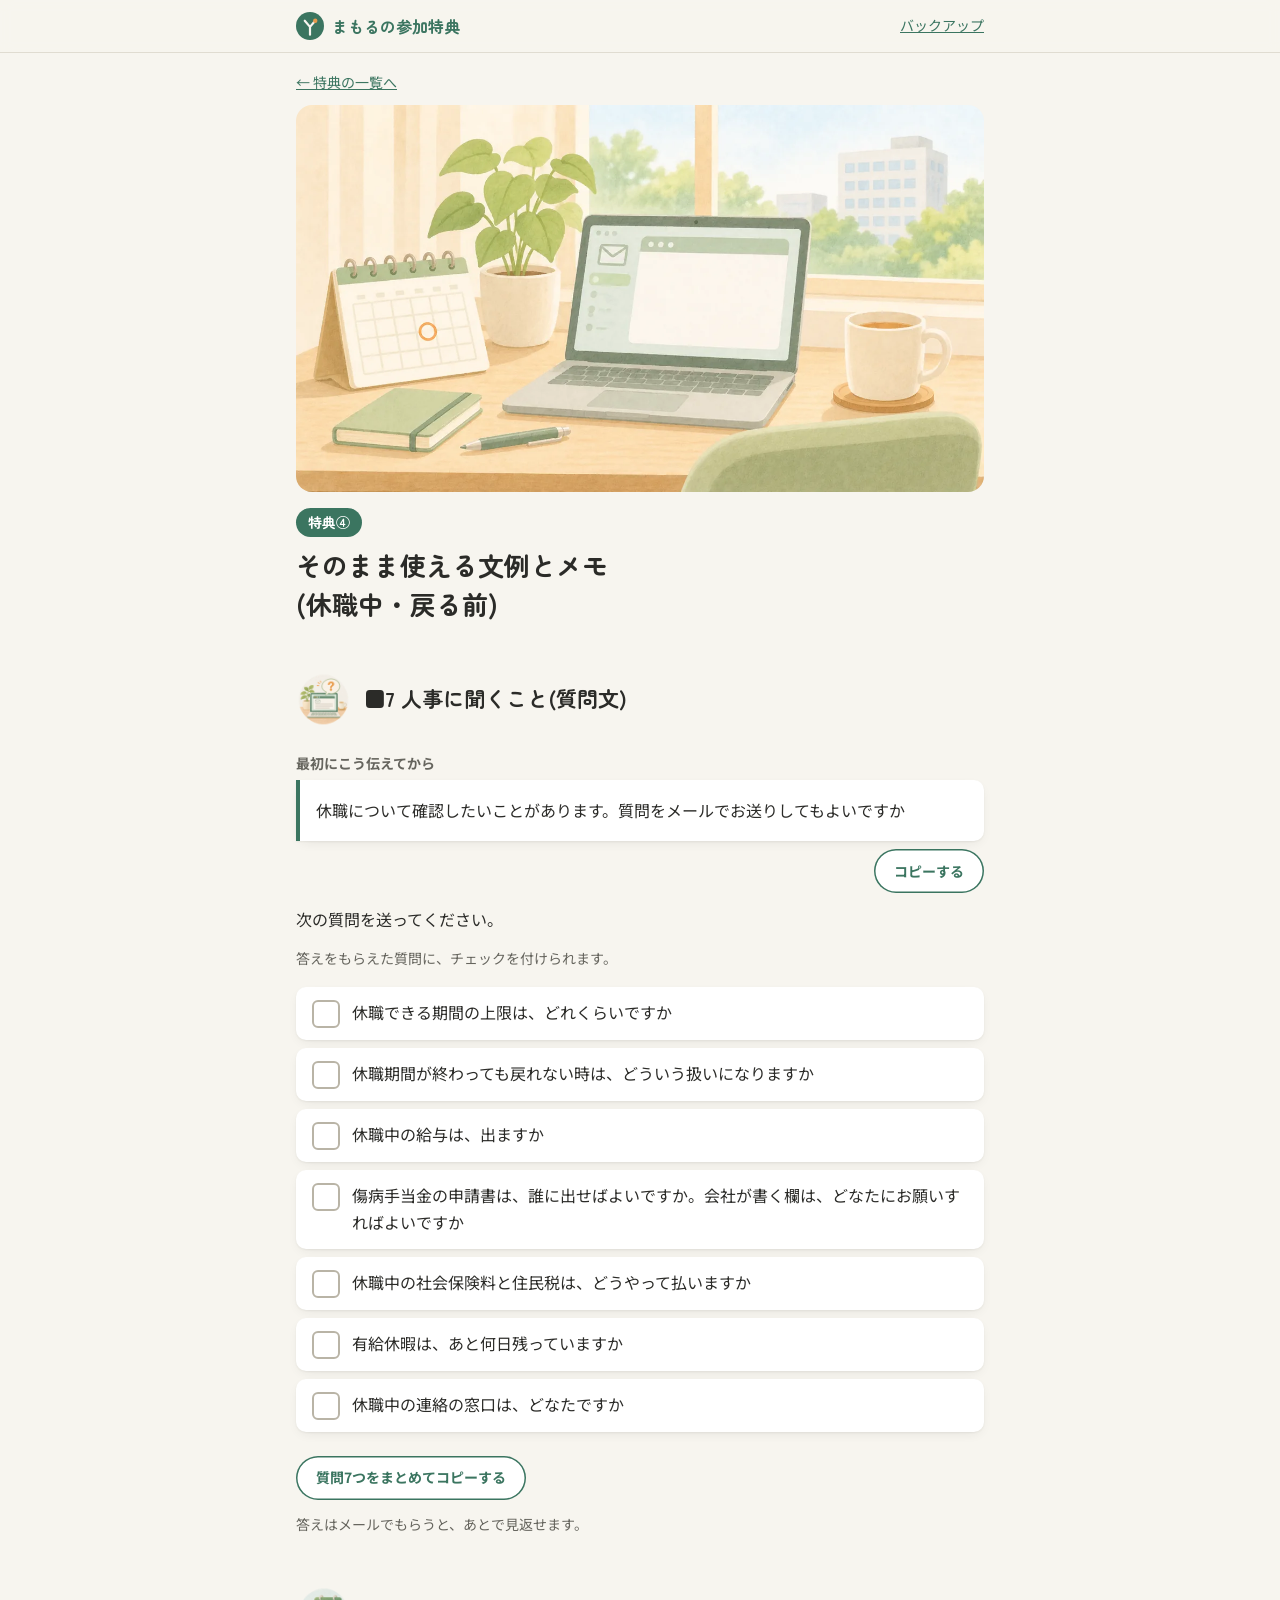
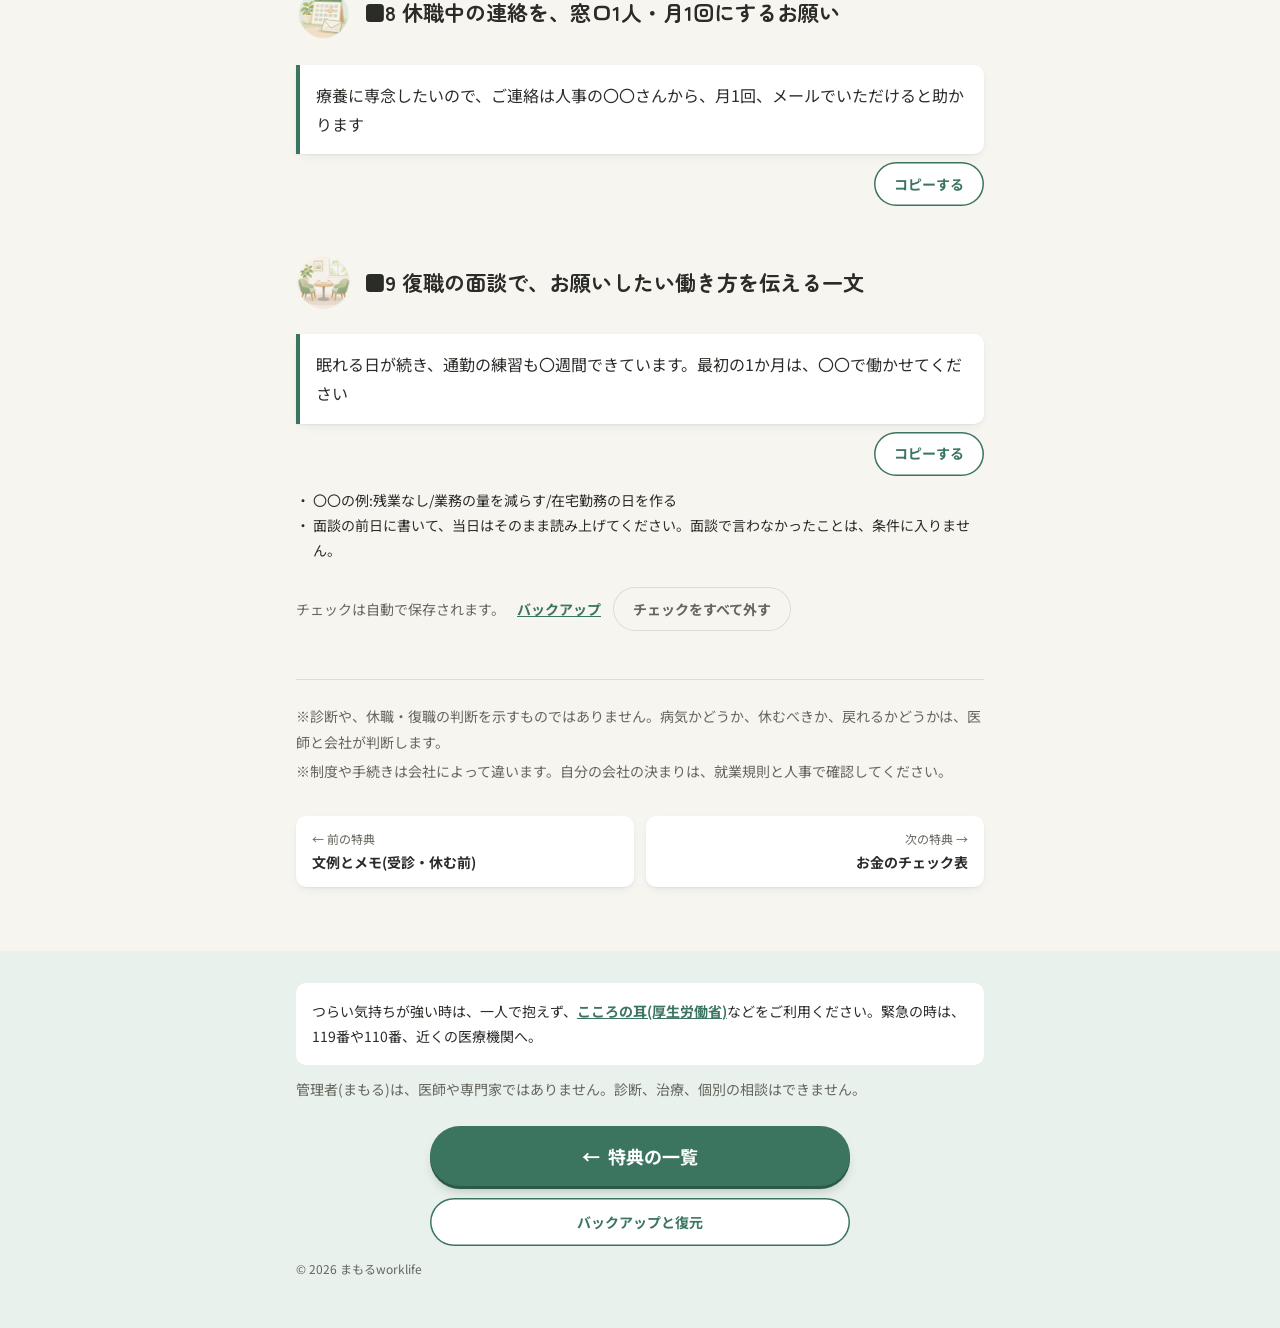
<file: t04-bunrei-kyushoku.html>
<!DOCTYPE html>
<html lang="ja">
<head>
<meta charset="UTF-8">
<meta name="viewport" content="width=device-width, initial-scale=1">
<meta name="robots" content="noindex, nofollow">
<title>特典④ そのまま使える文例とメモ(休職中・戻る前) | まもるの参加特典</title>
<meta name="description" content="人事に聞くこと、休職中の連絡のお願い、復職の面談で伝える一文。そのまま使える文例です。">
<meta property="og:type" content="article">
<meta property="og:title" content="特典④ そのまま使える文例とメモ(休職中・戻る前)">
<meta property="og:url" content="https://mamoru-worklife.github.io/t04-bunrei-kyushoku.html">
<meta property="og:image" content="https://mamoru-worklife.github.io/assets/img/ogp.jpg">
<link rel="icon" href="favicon.svg" type="image/svg+xml">
<link rel="preconnect" href="https://fonts.googleapis.com">
<link rel="preconnect" href="https://fonts.gstatic.com" crossorigin>
<link href="https://fonts.googleapis.com/css2?family=Noto+Sans+JP:wght@400;700&family=Zen+Maru+Gothic:wght@700&display=swap" rel="stylesheet">
<link rel="stylesheet" href="assets/css/tokens.css">
<link rel="stylesheet" href="assets/css/style.css">
<script>document.documentElement.classList.add("js");</script>
</head>
<body data-tokuten="t04">

<header class="site-header">
  <div class="container site-header__inner">
    <a class="site-header__logo" href="index.html"><img src="favicon.svg" alt="" width="28" height="28">まもるの参加特典</a>
    <a class="site-header__link" href="backup.html">バックアップ</a>
  </div>
</header>

<main class="container">
  <p id="notice-storage" class="notice" hidden>このブラウザでは、チェックを保存できません。<a href="backup.html">バックアップ</a>の方法をご覧ください。</p>
  <p id="notice-line" class="notice" hidden>LINEの中で開いています。チェックを残すには、<a id="open-external" href="#">Safari・Chromeで開き直す</a>のがおすすめです。</p>

  <a class="back-link" href="index.html">← 特典の一覧へ</a>

  <div class="page-head">
    <div class="page-head__media"><img src="assets/img/thumbs/t04.webp" alt="" width="1280" height="720"></div>
    <span class="page-head__no">特典④</span>
    <h1 class="page-head__title">そのまま使える文例とメモ<br>(休職中・戻る前)</h1>
  </div>

  <section class="section">
    <h2 class="section__title"><img class="section__icon float" src="assets/img/t04/question.webp" alt="" width="512" height="512" loading="lazy">■7 人事に聞くこと(質問文)</h2>
    <div class="bunrei anim">
      <p class="bunrei__label">最初にこう伝えてから</p>
      <p class="bunrei__text" id="b7">休職について確認したいことがあります。質問をメールでお送りしてもよいですか</p>
      <div class="bunrei__actions"><button class="btn btn--ghost" type="button" data-copy="b7">コピーする</button></div>
    </div>
    <p class="section__lead">次の質問を送ってください。</p>
    <p class="section__note">答えをもらえた質問に、チェックを付けられます。</p>

    <ul class="checklist">
      <li><label class="check"><input class="check__box" type="checkbox" data-check="q-limit"><span class="check__text">休職できる期間の上限は、どれくらいですか</span></label></li>
      <li><label class="check"><input class="check__box" type="checkbox" data-check="q-after"><span class="check__text">休職期間が終わっても戻れない時は、どういう扱いになりますか</span></label></li>
      <li><label class="check"><input class="check__box" type="checkbox" data-check="q-salary"><span class="check__text">休職中の給与は、出ますか</span></label></li>
      <li><label class="check"><input class="check__box" type="checkbox" data-check="q-allowance"><span class="check__text">傷病手当金の申請書は、誰に出せばよいですか。会社が書く欄は、どなたにお願いすればよいですか</span></label></li>
      <li><label class="check"><input class="check__box" type="checkbox" data-check="q-insurance-tax"><span class="check__text">休職中の社会保険料と住民税は、どうやって払いますか</span></label></li>
      <li><label class="check"><input class="check__box" type="checkbox" data-check="q-paid-leave"><span class="check__text">有給休暇は、あと何日残っていますか</span></label></li>
      <li><label class="check"><input class="check__box" type="checkbox" data-check="q-contact"><span class="check__text">休職中の連絡の窓口は、どなたですか</span></label></li>
    </ul>

    <!-- 質問7つ(画面には出さず、コピー用) -->
    <textarea id="questions-all" hidden>・休職できる期間の上限は、どれくらいですか
・休職期間が終わっても戻れない時は、どういう扱いになりますか
・休職中の給与は、出ますか
・傷病手当金の申請書は、誰に出せばよいですか。会社が書く欄は、どなたにお願いすればよいですか
・休職中の社会保険料と住民税は、どうやって払いますか
・有給休暇は、あと何日残っていますか
・休職中の連絡の窓口は、どなたですか</textarea>
    <div class="save-tools">
      <button class="btn btn--ghost" type="button" data-copy="questions-all">質問7つをまとめてコピーする</button>
    </div>
    <p class="section__note">答えはメールでもらうと、あとで見返せます。</p>
  </section>

  <section class="section">
    <h2 class="section__title"><img class="section__icon float" src="assets/img/t04/contact.webp" alt="" width="512" height="512" loading="lazy">■8 休職中の連絡を、窓口1人・月1回にするお願い</h2>
    <div class="bunrei anim">
      <p class="bunrei__text" id="b8">療養に専念したいので、ご連絡は人事の〇〇さんから、月1回、メールでいただけると助かります</p>
      <div class="bunrei__actions"><button class="btn btn--ghost" type="button" data-copy="b8">コピーする</button></div>
    </div>
  </section>

  <section class="section">
    <h2 class="section__title"><img class="section__icon float" src="assets/img/t04/interview.webp" alt="" width="512" height="512" loading="lazy">■9 復職の面談で、お願いしたい働き方を伝える一文</h2>
    <div class="bunrei anim">
      <p class="bunrei__text" id="b9">眠れる日が続き、通勤の練習も〇週間できています。最初の1か月は、〇〇で働かせてください</p>
      <div class="bunrei__actions"><button class="btn btn--ghost" type="button" data-copy="b9">コピーする</button></div>
    </div>
    <ul class="tips">
      <li>〇〇の例:残業なし/業務の量を減らす/在宅勤務の日を作る</li>
      <li>面談の前日に書いて、当日はそのまま読み上げてください。面談で言わなかったことは、条件に入りません。</li>
    </ul>

    <div class="save-tools">
      <span>チェックは自動で保存されます。</span>
      <a href="backup.html">バックアップ</a>
      <button class="btn btn--quiet" type="button" data-reset>チェックをすべて外す</button>
    </div>
  </section>

  <div class="disclaimer">
    <p>※診断や、休職・復職の判断を示すものではありません。病気かどうか、休むべきか、戻れるかどうかは、医師と会社が判断します。</p>
    <p>※制度や手続きは会社によって違います。自分の会社の決まりは、就業規則と人事で確認してください。</p>
  </div>

  <nav class="pager" aria-label="特典の移動">
    <a href="t03-bunrei-mae.html"><span>← 前の特典</span>文例とメモ(受診・休む前)</a>
    <a class="pager__next" href="t05-money.html"><span>次の特典 →</span>お金のチェック表</a>
  </nav>
</main>

<footer class="site-footer">
  <div class="container">
    <p class="site-footer__help">つらい気持ちが強い時は、一人で抱えず、<a href="https://kokoro.mhlw.go.jp/" target="_blank" rel="noopener">こころの耳(厚生労働省)</a>などをご利用ください。緊急の時は、119番や110番、近くの医療機関へ。</p>
    <p class="site-footer__note">管理者(まもる)は、医師や専門家ではありません。診断、治療、個別の相談はできません。</p>
    <nav class="site-footer__nav" aria-label="サイト内">
      <a href="index.html">特典の一覧</a>
      <a href="backup.html">バックアップと復元</a>
    </nav>
    <p class="site-footer__copy">© 2026 まもるworklife</p>
  </div>
</footer>

<script src="assets/js/main.js"></script>
</body>
</html>
</file>
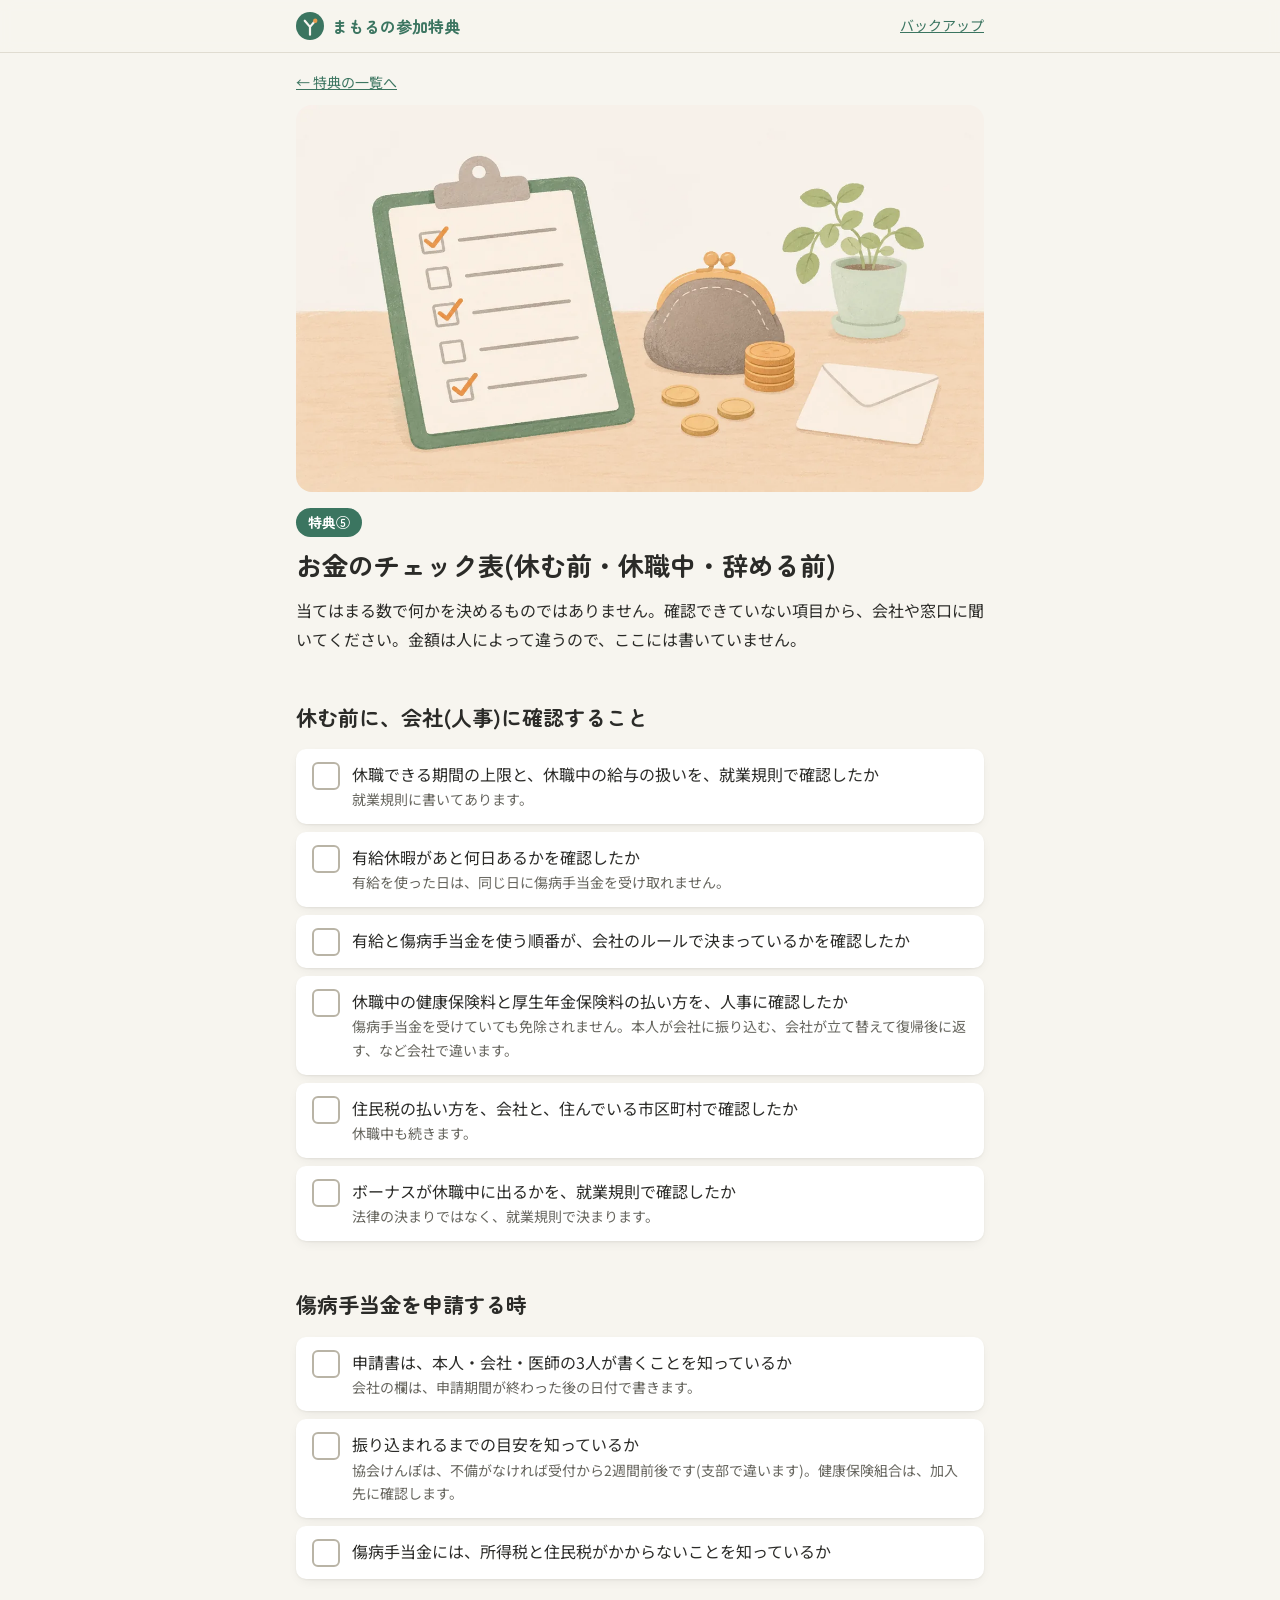
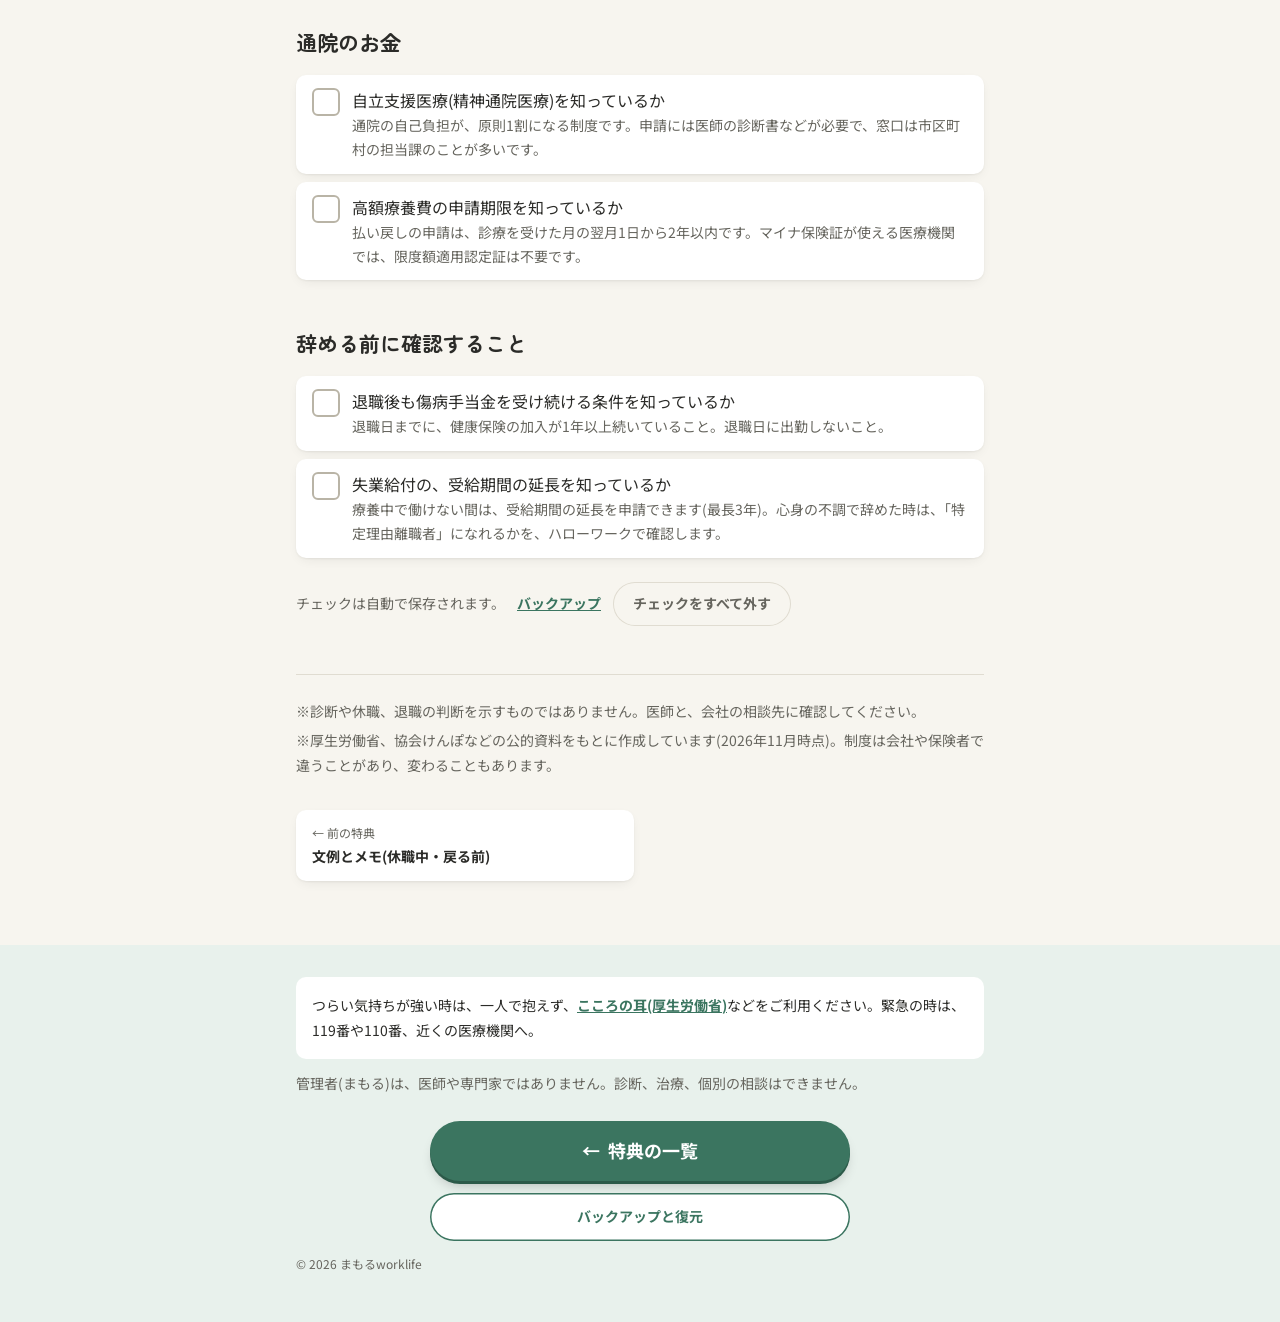
<file: t05-money.html>
<!DOCTYPE html>
<html lang="ja">
<head>
<meta charset="UTF-8">
<meta name="viewport" content="width=device-width, initial-scale=1">
<meta name="robots" content="noindex, nofollow">
<title>特典⑤ お金のチェック表(休む前・休職中・辞める前) | まもるの参加特典</title>
<meta name="description" content="休む前、休職中、辞める前に、会社や窓口に確認することのチェック表です。チェックは自動で保存されます。">
<meta property="og:type" content="article">
<meta property="og:title" content="特典⑤ お金のチェック表(休む前・休職中・辞める前)">
<meta property="og:url" content="https://mamoru-worklife.github.io/t05-money.html">
<meta property="og:image" content="https://mamoru-worklife.github.io/assets/img/ogp.jpg">
<link rel="icon" href="favicon.svg" type="image/svg+xml">
<link rel="preconnect" href="https://fonts.googleapis.com">
<link rel="preconnect" href="https://fonts.gstatic.com" crossorigin>
<link href="https://fonts.googleapis.com/css2?family=Noto+Sans+JP:wght@400;700&family=Zen+Maru+Gothic:wght@700&display=swap" rel="stylesheet">
<link rel="stylesheet" href="assets/css/tokens.css">
<link rel="stylesheet" href="assets/css/style.css">
<script>document.documentElement.classList.add("js");</script>
</head>
<!-- data-tokuten は保存の名前。ページごとに変える(t05 なら mamoru:t05:v1 に保存される) -->
<body data-tokuten="t05">

<header class="site-header">
  <div class="container site-header__inner">
    <a class="site-header__logo" href="index.html"><img src="favicon.svg" alt="" width="28" height="28">まもるの参加特典</a>
    <a class="site-header__link" href="backup.html">バックアップ</a>
  </div>
</header>

<main class="container">
  <p id="notice-storage" class="notice" hidden>このブラウザでは、チェックを保存できません。<a href="backup.html">バックアップ</a>の方法をご覧ください。</p>
  <p id="notice-line" class="notice" hidden>LINEの中で開いています。チェックを残すには、<a id="open-external" href="#">Safari・Chromeで開き直す</a>のがおすすめです。</p>

  <a class="back-link" href="index.html">← 特典の一覧へ</a>

  <div class="page-head">
    <div class="page-head__media"><img src="assets/img/thumbs/t05.webp" alt="" width="1280" height="720"></div>
    <span class="page-head__no">特典⑤</span>
    <h1 class="page-head__title">お金のチェック表(休む前・休職中・辞める前)</h1>
    <p class="page-head__lead">当てはまる数で何かを決めるものではありません。確認できていない項目から、会社や窓口に聞いてください。金額は人によって違うので、ここには書いていません。</p>
  </div>

  <section class="section">
    <h2 class="section__title">休む前に、会社(人事)に確認すること</h2>
    <ul class="checklist">
      <li><label class="check"><input class="check__box" type="checkbox" data-check="leave-limit-salary"><span class="check__text">休職できる期間の上限と、休職中の給与の扱いを、就業規則で確認したか<span class="check__sub">就業規則に書いてあります。</span></span></label></li>
      <li><label class="check"><input class="check__box" type="checkbox" data-check="paid-leave-days"><span class="check__text">有給休暇があと何日あるかを確認したか<span class="check__sub">有給を使った日は、同じ日に傷病手当金を受け取れません。</span></span></label></li>
      <li><label class="check"><input class="check__box" type="checkbox" data-check="paid-leave-order"><span class="check__text">有給と傷病手当金を使う順番が、会社のルールで決まっているかを確認したか</span></label></li>
      <li><label class="check"><input class="check__box" type="checkbox" data-check="insurance-pay"><span class="check__text">休職中の健康保険料と厚生年金保険料の払い方を、人事に確認したか<span class="check__sub">傷病手当金を受けていても免除されません。本人が会社に振り込む、会社が立て替えて復帰後に返す、など会社で違います。</span></span></label></li>
      <li><label class="check"><input class="check__box" type="checkbox" data-check="resident-tax"><span class="check__text">住民税の払い方を、会社と、住んでいる市区町村で確認したか<span class="check__sub">休職中も続きます。</span></span></label></li>
      <li><label class="check"><input class="check__box" type="checkbox" data-check="bonus"><span class="check__text">ボーナスが休職中に出るかを、就業規則で確認したか<span class="check__sub">法律の決まりではなく、就業規則で決まります。</span></span></label></li>
    </ul>
  </section>

  <section class="section">
    <h2 class="section__title">傷病手当金を申請する時</h2>
    <ul class="checklist">
      <li><label class="check"><input class="check__box" type="checkbox" data-check="form-three"><span class="check__text">申請書は、本人・会社・医師の3人が書くことを知っているか<span class="check__sub">会社の欄は、申請期間が終わった後の日付で書きます。</span></span></label></li>
      <li><label class="check"><input class="check__box" type="checkbox" data-check="transfer-time"><span class="check__text">振り込まれるまでの目安を知っているか<span class="check__sub">協会けんぽは、不備がなければ受付から2週間前後です(支部で違います)。健康保険組合は、加入先に確認します。</span></span></label></li>
      <li><label class="check"><input class="check__box" type="checkbox" data-check="tax-free"><span class="check__text">傷病手当金には、所得税と住民税がかからないことを知っているか</span></label></li>
    </ul>
  </section>

  <section class="section">
    <h2 class="section__title">通院のお金</h2>
    <ul class="checklist">
      <li><label class="check"><input class="check__box" type="checkbox" data-check="jiritsu-iryo"><span class="check__text">自立支援医療(精神通院医療)を知っているか<span class="check__sub">通院の自己負担が、原則1割になる制度です。申請には医師の診断書などが必要で、窓口は市区町村の担当課のことが多いです。</span></span></label></li>
      <li><label class="check"><input class="check__box" type="checkbox" data-check="high-cost"><span class="check__text">高額療養費の申請期限を知っているか<span class="check__sub">払い戻しの申請は、診療を受けた月の翌月1日から2年以内です。マイナ保険証が使える医療機関では、限度額適用認定証は不要です。</span></span></label></li>
    </ul>
  </section>

  <section class="section">
    <h2 class="section__title">辞める前に確認すること</h2>
    <ul class="checklist">
      <li><label class="check"><input class="check__box" type="checkbox" data-check="after-retire-allowance"><span class="check__text">退職後も傷病手当金を受け続ける条件を知っているか<span class="check__sub">退職日までに、健康保険の加入が1年以上続いていること。退職日に出勤しないこと。</span></span></label></li>
      <li><label class="check"><input class="check__box" type="checkbox" data-check="unemployment"><span class="check__text">失業給付の、受給期間の延長を知っているか<span class="check__sub">療養中で働けない間は、受給期間の延長を申請できます(最長3年)。心身の不調で辞めた時は、「特定理由離職者」になれるかを、ハローワークで確認します。</span></span></label></li>
    </ul>

    <div class="save-tools">
      <span>チェックは自動で保存されます。</span>
      <a href="backup.html">バックアップ</a>
      <button class="btn btn--quiet" type="button" data-reset>チェックをすべて外す</button>
    </div>
  </section>

  <div class="disclaimer">
    <p>※診断や休職、退職の判断を示すものではありません。医師と、会社の相談先に確認してください。</p>
    <p>※厚生労働省、協会けんぽなどの公的資料をもとに作成しています(2026年11月時点)。制度は会社や保険者で違うことがあり、変わることもあります。</p>
  </div>

  <nav class="pager" aria-label="特典の移動">
    <a href="t04-bunrei-kyushoku.html"><span>← 前の特典</span>文例とメモ(休職中・戻る前)</a>
  </nav>
</main>

<footer class="site-footer">
  <div class="container">
    <p class="site-footer__help">つらい気持ちが強い時は、一人で抱えず、<a href="https://kokoro.mhlw.go.jp/" target="_blank" rel="noopener">こころの耳(厚生労働省)</a>などをご利用ください。緊急の時は、119番や110番、近くの医療機関へ。</p>
    <p class="site-footer__note">管理者(まもる)は、医師や専門家ではありません。診断、治療、個別の相談はできません。</p>
    <nav class="site-footer__nav" aria-label="サイト内">
      <a href="index.html">特典の一覧</a>
      <a href="backup.html">バックアップと復元</a>
    </nav>
    <p class="site-footer__copy">© 2026 まもるworklife</p>
  </div>
</footer>

<script src="assets/js/main.js"></script>
</body>
</html>
</file>
<file: assets/css/tokens.css>
:root {

  /* =====================================================================
     まもる 参加特典サイト デザイントークン(2026-10-24)
     変数名は過去LP(SchoolOfMedicine-LP/src/tokens.css)と同じ。
     不安な気持ちで読む人が多いため、強い赤・黒を避け、緑とオフホワイトで落ち着かせる。
     ===================================================================== */

  /* ==== カラー ==== */
  --color-bg: #F7F5EF;          /* 背景:オフホワイト。白より目が疲れにくい */
  --color-primary: #3B7560;     /* 主色:落ち着いた緑。見出し・リンク・ヘッダーに使用 */
  --color-secondary: #2C5A49;   /* 主色の濃色。押した時・罫線 */
  --color-primary-tint: #E8F1EC;/* 主色の淡色。囲み・注記帯の背景 */
  --color-accent: #E59A4C;      /* アクセント:やわらかいオレンジ。ボタンとチェックだけに使う */
  --color-accent-dark: #B8722F; /* アクセントの濃色。ボタンの土台の影 */
  --color-accent-tint: #FCEFE1; /* アクセントの淡色。チェック済みの行の背景 */
  --color-text: #2B2B28;        /* 本文色 */
  --color-text-muted: #66655E;  /* 補足・注意書き */
  --color-border: #E0DCD1;      /* 区切り線 */
  --color-surface: #FFFFFF;     /* カードの背景 */

  /* ==== フォント ==== */
  --font-heading: "Zen Maru Gothic", "Hiragino Maru Gothic ProN", "Noto Sans JP", sans-serif;
  --font-body: "Noto Sans JP", "Hiragino Kaku Gothic ProN", sans-serif;
  --font-weight-heading: 700;
  --font-weight-body: 400;

  /* ==== タイポスケール(SP=375pxファースト) ==== */
  --fs-h1: 26px;
  --fs-h2: 21px;
  --fs-h3: 18px;
  --fs-body: 16px;
  --fs-small: 14px;
  --fs-xs: 12px;
  --lh-heading: 1.5;
  --lh-body: 1.8;

  /* ==== 余白(8px基準) ==== */
  --space-xs: 8px;
  --space-sm: 12px;
  --space-md: 16px;
  --space-lg: 24px;
  --space-xl: 32px;
  --space-2xl: 48px;
  --space-3xl: 64px;
  --container-padding: 16px;
  --container-max: 720px;       /* PCでも読みやすい幅に抑える */

  /* ==== 角丸 ==== */
  --radius-sm: 6px;
  --radius-md: 10px;
  --radius-lg: 16px;
  --radius-full: 999px;

  /* ==== 影 ==== */
  --shadow-card: 0 1px 2px rgba(43, 43, 40, .06), 0 4px 14px -6px rgba(43, 43, 40, .14);

  /* ==== タップ領域 ==== */
  --tap-min: 44px;
}
</file>
<file: assets/css/style.css>
@charset "UTF-8";

/* =====================================================================
   まもる 参加特典サイト — style.css
   スマホ(375px)ファースト。PCは中央寄せ(--container-max)で表示。
   トークンは tokens.css(:root)を参照。色/フォント/余白は直書きしない。
   目次
   1) reset / base
   2) 共通パーツ(ヘッダー・フッター・案内・ボタン)
   3) トップページ(ヒーロー・サムネイル一覧)
   4) 特典ページ共通(ページの頭・セクション・注意書き・前後リンク)
   5) 特典①:地図
   6) チェックリスト
   7) 文例とコピー
   8) バックアップページ
   9) アニメーション
   ===================================================================== */

/* ---- 1) reset / base ---- */
*, *::before, *::after { box-sizing: border-box; margin: 0; padding: 0; }
html { -webkit-text-size-adjust: 100%; scroll-behavior: smooth; }
img, picture, svg { display: block; max-width: 100%; height: auto; }
ul, ol { list-style: none; }
a { color: inherit; }
button, input, textarea { font: inherit; color: inherit; }
p { text-wrap: pretty; }
[hidden] { display: none !important; }

:focus-visible { outline: 3px solid var(--color-primary); outline-offset: 2px; border-radius: 2px; }

body {
  font-family: var(--font-body);
  font-weight: var(--font-weight-body);
  font-size: var(--fs-body);
  line-height: var(--lh-body);
  color: var(--color-text);
  background: var(--color-bg);
}

.container {
  width: 100%;
  max-width: var(--container-max);
  margin-inline: auto;
  padding-inline: var(--container-padding);
}

/* ---- 2) 共通パーツ ---- */
.site-header {
  position: sticky;
  top: 0;
  z-index: 10;
  background: rgba(247, 245, 239, .94);
  border-bottom: 1px solid var(--color-border);
  backdrop-filter: blur(6px);
}
.site-header__inner {
  display: flex;
  align-items: center;
  justify-content: space-between;
  min-height: 52px;
}
.site-header__logo {
  display: flex;
  align-items: center;
  gap: var(--space-xs);
  font-family: var(--font-heading);
  font-weight: var(--font-weight-heading);
  color: var(--color-primary);
  text-decoration: none;
}
.site-header__logo img { width: 28px; height: 28px; }
.site-header__link {
  display: inline-flex;
  align-items: center;
  min-height: var(--tap-min);
  font-size: var(--fs-small);
  color: var(--color-primary);
}

/* 案内(保存できない時・LINEの中で開いた時) */
.notice {
  margin-top: var(--space-md);
  padding: var(--space-sm) var(--space-md);
  border-radius: var(--radius-md);
  font-size: var(--fs-small);
  background: var(--color-accent-tint);
  border: 1px solid #F1D2AF;
}
.notice a { color: var(--color-secondary); font-weight: 700; }

/* ボタン(押せる質感。lp-coding2のCTAルールを軽めに適用) */
.btn {
  display: inline-flex;
  align-items: center;
  justify-content: center;
  gap: 6px;
  min-height: var(--tap-min);
  padding: 8px 20px;
  border: 0;
  border-radius: var(--radius-full);
  font-weight: 700;
  font-size: var(--fs-small);
  cursor: pointer;
  text-decoration: none;
  transition: transform .15s ease, box-shadow .15s ease, background-color .15s ease;
}
.btn--accent {
  color: var(--color-text);
  background: linear-gradient(180deg, #F0B371, var(--color-accent));
  box-shadow: 0 2px 0 rgba(255, 255, 255, .4) inset, 0 3px 0 var(--color-accent-dark), 0 8px 14px -6px rgba(0, 0, 0, .3);
}
.btn--accent:hover { transform: translateY(-1px); }
.btn--accent:active { transform: translateY(2px); box-shadow: 0 2px 0 rgba(255, 255, 255, .4) inset, 0 1px 0 var(--color-accent-dark); }
.btn--ghost {
  color: var(--color-primary);
  background: var(--color-surface);
  box-shadow: 0 0 0 1.5px var(--color-primary) inset;
}
.btn--ghost:hover { background: var(--color-primary-tint); }
.btn--quiet {
  color: var(--color-text-muted);
  background: transparent;
  box-shadow: 0 0 0 1px var(--color-border) inset;
}
.btn.is-done { color: #fff; background: var(--color-primary); box-shadow: none; }

.site-footer {
  margin-top: var(--space-3xl);
  padding-block: var(--space-xl) var(--space-2xl);
  background: var(--color-primary-tint);
  font-size: var(--fs-small);
  color: var(--color-text-muted);
}
.site-footer__help {
  padding: var(--space-md);
  border-radius: var(--radius-md);
  background: var(--color-surface);
  color: var(--color-text);
}
.site-footer__help a { color: var(--color-primary); font-weight: 700; }
.site-footer__note { margin-top: var(--space-sm); }
/* 下のメニュー:ボタンを縦に並べる。1つ目(特典の一覧)は、一覧に戻る大きいボタンにする */
.site-footer__nav {
  display: flex;
  flex-direction: column;
  gap: var(--space-sm);
  max-width: 420px;
  margin: var(--space-lg) auto 0;
}
.site-footer__nav a {
  display: flex;
  align-items: center;
  justify-content: center;
  gap: 8px;
  min-height: 48px;
  padding: 10px 20px;
  border-radius: var(--radius-full);
  background: var(--color-surface);
  box-shadow: 0 0 0 1.5px var(--color-primary) inset;
  color: var(--color-primary);
  font-weight: 700;
  text-decoration: none;
  transition: transform .15s ease, box-shadow .15s ease;
}
.site-footer__nav a:first-child {
  min-height: 60px;
  font-size: var(--fs-h3);
  color: #fff;
  background: var(--color-primary);
  box-shadow: 0 3px 0 var(--color-secondary), 0 8px 14px -6px rgba(0, 0, 0, .3);
}
.site-footer__nav a:first-child::before { content: "←"; }
.site-footer__nav a:first-child:hover { transform: translateY(-1px); }
.site-footer__nav a:first-child:active { transform: translateY(2px); box-shadow: 0 1px 0 var(--color-secondary); }
.site-footer__copy { margin-top: var(--space-sm); font-size: var(--fs-xs); }

/* ---- 3) トップページ ---- */
.hero {
  position: relative;
  overflow: hidden;
  aspect-ratio: 3 / 1;
  background: var(--color-primary-tint);
}
.hero__bg { width: 100%; height: 100%; object-fit: cover; }
.hero__cloud {
  position: absolute;
  width: 34%;
  height: auto;
  pointer-events: none;
}
.hero__cloud--1 { top: 8%; left: 6%; }
.hero__cloud--2 { top: 22%; left: 58%; width: 24%; opacity: .85; }
/* 低い帯のイラスト。PCは画面いっぱいの横幅になり、3:1のままだと背景だけで画面が埋まるため、高さを固定する(2026-11-17) */
.hero--compact { aspect-ratio: auto; height: 72px; }
.hero--compact .hero__bg { object-position: center 58%; }
.hero--compact .hero__cloud { width: min(24%, 150px); }
.hero--compact .hero__cloud--1 { top: 6%; left: 6%; }
.hero--compact .hero__cloud--2 { top: 18%; left: 62%; width: min(16%, 110px); }
@media (min-width: 640px) { .hero--compact { height: 104px; } }

.intro { padding-top: var(--space-lg); }
.intro__label {
  font-size: var(--fs-small);
  font-weight: 700;
  color: var(--color-primary);
}
.intro__title {
  margin-top: 4px;
  font-family: var(--font-heading);
  font-weight: var(--font-weight-heading);
  font-size: var(--fs-h1);
  line-height: var(--lh-heading);
}
.intro__lead { margin-top: var(--space-sm); }
.intro__how {
  margin-top: var(--space-md);
  padding: var(--space-md);
  border-radius: var(--radius-md);
  background: var(--color-surface);
  font-size: var(--fs-small);
  box-shadow: var(--shadow-card);
}
.intro__how li { position: relative; padding-left: 1.2em; }
.intro__how li + li { margin-top: 4px; }
.intro__how li::before { content: "・"; position: absolute; left: 0; color: var(--color-primary); }
.intro__how a { color: var(--color-primary); font-weight: 700; }

/* サムネイル一覧(YouTube風:画像の下にアイコン+題名+補足) */
.thumb-list {
  display: grid;
  gap: var(--space-xl) var(--space-lg);
  margin-top: var(--space-xl);
}
.thumb-card { position: relative; }
.thumb-card__link { display: block; text-decoration: none; border-radius: var(--radius-lg); }
.thumb-card__media {
  position: relative;
  overflow: hidden;
  aspect-ratio: 16 / 9;
  border-radius: var(--radius-lg);
  background: var(--color-primary-tint);
}
.thumb-card__media img { width: 100%; height: 100%; object-fit: cover; transition: transform .3s ease; }
.thumb-card__link:hover .thumb-card__media img { transform: scale(1.03); }
.thumb-card__no {
  position: absolute;
  top: var(--space-sm);
  left: var(--space-sm);
  padding: 2px 12px;
  border-radius: var(--radius-full);
  background: var(--color-primary);
  color: #fff;
  font-family: var(--font-heading);
  font-weight: 700;
  font-size: var(--fs-small);
}
.thumb-card__badge {
  position: absolute;
  right: var(--space-xs);
  bottom: var(--space-xs);
  padding: 1px 8px;
  border-radius: var(--radius-sm);
  background: rgba(30, 30, 28, .78);
  color: #fff;
  font-size: var(--fs-xs);
  font-weight: 700;
}
.thumb-card__body {
  display: grid;
  grid-template-columns: 36px 1fr;
  gap: var(--space-sm);
  margin-top: var(--space-sm);
}
.thumb-card__icon { width: 36px; height: 36px; }
.thumb-card__title {
  font-family: var(--font-heading);
  font-weight: var(--font-weight-heading);
  font-size: var(--fs-h3);
  line-height: 1.45;
}
.thumb-card__meta { margin-top: 2px; font-size: var(--fs-small); color: var(--color-text-muted); }

@media (min-width: 640px) {
  .thumb-list { grid-template-columns: repeat(2, 1fr); }
  .thumb-card__title { font-size: var(--fs-body); }
}

/* ---- 4) 特典ページ共通 ---- */
.back-link {
  display: inline-flex;
  align-items: center;
  min-height: var(--tap-min);
  margin-top: var(--space-xs);
  font-size: var(--fs-small);
  color: var(--color-primary);
}
.page-head__media {
  overflow: hidden;
  aspect-ratio: 16 / 9;
  border-radius: var(--radius-lg);
  background: var(--color-primary-tint);
}
.page-head__media img { width: 100%; height: 100%; object-fit: cover; }
.page-head__no {
  display: inline-block;
  margin-top: var(--space-md);
  padding: 2px 12px;
  border-radius: var(--radius-full);
  background: var(--color-primary);
  color: #fff;
  font-family: var(--font-heading);
  font-weight: 700;
  font-size: var(--fs-small);
}
.page-head__title {
  margin-top: var(--space-xs);
  font-family: var(--font-heading);
  font-weight: var(--font-weight-heading);
  font-size: var(--fs-h1);
  line-height: var(--lh-heading);
}
.page-head__lead { margin-top: var(--space-sm); }

.section { margin-top: var(--space-2xl); }
.section__title {
  display: flex;
  align-items: center;
  gap: var(--space-sm);
  font-family: var(--font-heading);
  font-weight: var(--font-weight-heading);
  font-size: var(--fs-h2);
  line-height: var(--lh-heading);
}
.section__icon { flex: none; width: 56px; height: 56px; }
.section__lead { margin-top: var(--space-sm); }
.section__note { margin-top: var(--space-sm); font-size: var(--fs-small); color: var(--color-text-muted); }

.box {
  margin-top: var(--space-md);
  padding: var(--space-md) var(--space-lg);
  border-radius: var(--radius-md);
  background: var(--color-primary-tint);
}
.box__title { font-weight: 700; color: var(--color-secondary); }

.save-tools {
  display: flex;
  flex-wrap: wrap;
  align-items: center;
  gap: var(--space-sm);
  margin-top: var(--space-lg);
  font-size: var(--fs-small);
  color: var(--color-text-muted);
}
.save-tools a { color: var(--color-primary); font-weight: 700; }

.disclaimer {
  margin-top: var(--space-2xl);
  padding-top: var(--space-lg);
  border-top: 1px solid var(--color-border);
  font-size: var(--fs-small);
  color: var(--color-text-muted);
}
.disclaimer p + p { margin-top: 4px; }

.pager {
  display: grid;
  grid-template-columns: 1fr 1fr;
  gap: var(--space-sm);
  margin-top: var(--space-xl);
}
.pager a {
  display: flex;
  flex-direction: column;
  justify-content: center;
  min-height: 64px;
  padding: var(--space-sm) var(--space-md);
  border-radius: var(--radius-md);
  background: var(--color-surface);
  box-shadow: var(--shadow-card);
  font-size: var(--fs-small);
  font-weight: 700;
  text-decoration: none;
}
.pager a span { font-size: var(--fs-xs); font-weight: 400; color: var(--color-text-muted); }
.pager__next { grid-column: 2; text-align: right; }

/* ---- 5) 特典①:地図(縦の道でつなぐ) ---- */
.map-steps { position: relative; margin-top: var(--space-xl); }
.map-steps::before {
  content: "";
  position: absolute;
  top: 28px;
  bottom: 28px;
  left: 35px;
  width: 4px;
  border-radius: 2px;
  background: repeating-linear-gradient(180deg, var(--color-primary) 0 10px, transparent 10px 18px);
  transform-origin: top;
}
.map-step {
  position: relative;
  display: grid;
  grid-template-columns: 74px 1fr;
  gap: var(--space-md);
  align-items: start;
}
.map-step + .map-step { margin-top: var(--space-xl); }
.map-step__icon {
  width: 74px;
  height: 74px;
  border-radius: 50%;
  background: var(--color-surface);
  box-shadow: var(--shadow-card);
}
.map-step__no { font-size: var(--fs-small); font-weight: 700; color: var(--color-primary); }
.map-step__title {
  font-family: var(--font-heading);
  font-weight: var(--font-weight-heading);
  font-size: var(--fs-h3);
  line-height: var(--lh-heading);
}
.map-step__text { margin-top: 4px; }
.map-note {
  margin-top: var(--space-xl);
  padding: var(--space-sm) var(--space-md);
  border-radius: var(--radius-full);
  background: var(--color-primary-tint);
  color: var(--color-secondary);
  font-family: var(--font-heading);
  font-weight: 700;
  text-align: center;
}

/* ---- 6) チェックリスト(行全体を押せる) ---- */
.checklist { margin-top: var(--space-md); }
.checklist li + li { margin-top: var(--space-xs); }
.check {
  display: grid;
  grid-template-columns: 28px 1fr;
  gap: var(--space-sm);
  align-items: start;
  min-height: var(--tap-min);
  padding: var(--space-sm) var(--space-md);
  border-radius: var(--radius-md);
  background: var(--color-surface);
  box-shadow: var(--shadow-card);
  cursor: pointer;
  transition: background-color .2s ease;
}
.check__box {
  appearance: none;
  -webkit-appearance: none;
  position: relative;
  width: 28px;
  height: 28px;
  margin-top: 1px;
  border: 2px solid #B9B4A6;
  border-radius: var(--radius-sm);
  background: var(--color-surface);
  cursor: pointer;
  transition: background-color .2s ease, border-color .2s ease;
}
.check__box::after {
  content: "";
  position: absolute;
  left: 8px;
  top: 3px;
  width: 8px;
  height: 14px;
  border: solid #fff;
  border-width: 0 3px 3px 0;
  transform: rotate(45deg) scale(0);
  transition: transform .2s ease;
}
.check__box:checked { background: var(--color-accent); border-color: var(--color-accent-dark); }
.check__box:checked::after { transform: rotate(45deg) scale(1); }
.check:has(.check__box:checked) { background: var(--color-accent-tint); }
.check__text { line-height: 1.7; }
.check__sub { display: block; font-size: var(--fs-small); color: var(--color-text-muted); }

/* ---- 7) 文例とコピー ---- */
.bunrei { margin-top: var(--space-lg); }
.bunrei__label { font-size: var(--fs-small); font-weight: 700; color: var(--color-text-muted); }
.bunrei__text {
  margin-top: 4px;
  padding: var(--space-md);
  border-left: 4px solid var(--color-primary);
  border-radius: 0 var(--radius-md) var(--radius-md) 0;
  background: var(--color-surface);
  box-shadow: var(--shadow-card);
  white-space: pre-line;
}
.bunrei__actions { margin-top: var(--space-xs); text-align: right; }
.tips { margin-top: var(--space-sm); font-size: var(--fs-small); }
.tips li { position: relative; padding-left: 1.2em; }
.tips li::before { content: "・"; position: absolute; left: 0; }
.memo-voice {
  display: grid;
  grid-template-columns: 44px 1fr;
  gap: var(--space-sm);
  margin-top: var(--space-md);
  padding: var(--space-sm) var(--space-md);
  border-radius: var(--radius-md);
  background: var(--color-primary-tint);
  font-size: var(--fs-small);
}
.memo-voice img { width: 44px; height: 44px; }
.memo-voice strong { color: var(--color-secondary); }

/* ---- 8) バックアップページ ---- */
.field { margin-top: var(--space-md); }
.field__label { display: block; font-weight: 700; font-size: var(--fs-small); }
.field__input {
  display: block;
  width: 100%;
  margin-top: 4px;
  padding: var(--space-sm);
  border: 1.5px solid var(--color-border);
  border-radius: var(--radius-md);
  background: var(--color-surface);
  font-family: ui-monospace, SFMono-Regular, Menlo, Consolas, monospace;
  font-size: var(--fs-small);
  word-break: break-all;
}
textarea.field__input { min-height: 96px; resize: vertical; }
.field__actions { display: flex; flex-wrap: wrap; gap: var(--space-xs); margin-top: var(--space-xs); }
.status { margin-top: var(--space-sm); font-size: var(--fs-small); font-weight: 700; color: var(--color-secondary); }
.status.is-error { color: #A4472B; }
.steps-howto { margin-top: var(--space-sm); counter-reset: howto; font-size: var(--fs-small); }
.steps-howto li { position: relative; padding-left: 1.8em; counter-increment: howto; }
.steps-howto li + li { margin-top: 4px; }
.steps-howto li::before {
  content: counter(howto);
  position: absolute;
  left: 0;
  top: .2em;
  width: 1.4em;
  height: 1.4em;
  border-radius: 50%;
  background: var(--color-primary);
  color: #fff;
  font-size: var(--fs-xs);
  line-height: 1.4em;
  text-align: center;
}

/* ---- 9) アニメーション ----
   .anim は main.js が画面に入った時に .is-in を付ける。
   隠すのは main.js が <html> に .js を付けた時だけ(JSが動かなくても表示される)。
   「動きを減らす」設定の人には動かさない(最後の media query)。 */
.js .anim { opacity: 0; transform: translateY(16px); transition: opacity .6s ease, transform .6s ease; }
.js .anim.is-in { opacity: 1; transform: none; }
.anim--delay1 { transition-delay: .12s; }
.anim--delay2 { transition-delay: .24s; }

/* ふわふわ浮く(イラスト) */
.float { animation: float 4.5s ease-in-out infinite; }
@keyframes float {
  0%, 100% { transform: translateY(0); }
  50% { transform: translateY(-6px); }
}

/* ヘッダーの雲がゆっくり流れる */
.hero__cloud--1 { animation: cloud-drift 38s linear infinite; }
.hero__cloud--2 { animation: cloud-drift 52s linear infinite reverse; }
@keyframes cloud-drift {
  0% { transform: translateX(-8%); }
  50% { transform: translateX(8%); }
  100% { transform: translateX(-8%); }
}

/* 地図の道が上から伸びる */
.js .map-steps.anim { opacity: 1; transform: none; }
.js .map-steps.anim::before { transform: scaleY(0); transition: transform 1.6s ease; }
.js .map-steps.anim.is-in::before { transform: scaleY(1); }
.js .map-steps.anim .map-step { opacity: 0; transform: translateX(-10px); transition: opacity .5s ease, transform .5s ease; }
.js .map-steps.anim.is-in .map-step { opacity: 1; transform: none; }
.js .map-steps.anim.is-in .map-step:nth-child(2) { transition-delay: .3s; }
.js .map-steps.anim.is-in .map-step:nth-child(3) { transition-delay: .6s; }
.js .map-steps.anim.is-in .map-step:nth-child(4) { transition-delay: .9s; }
.js .map-steps.anim.is-in .map-step:nth-child(5) { transition-delay: 1.2s; }

/* チェックを付けた時に小さく弾む */
.check__box:checked { animation: pop .25s ease; }
@keyframes pop {
  0% { transform: scale(1); }
  50% { transform: scale(1.15); }
  100% { transform: scale(1); }
}

@media (prefers-reduced-motion: reduce) {
  *, *::before, *::after { animation: none !important; transition: none !important; }
  .js .anim, .js .map-steps.anim .map-step { opacity: 1; transform: none; }
  .js .map-steps.anim::before { transform: none; }
}
</file>
